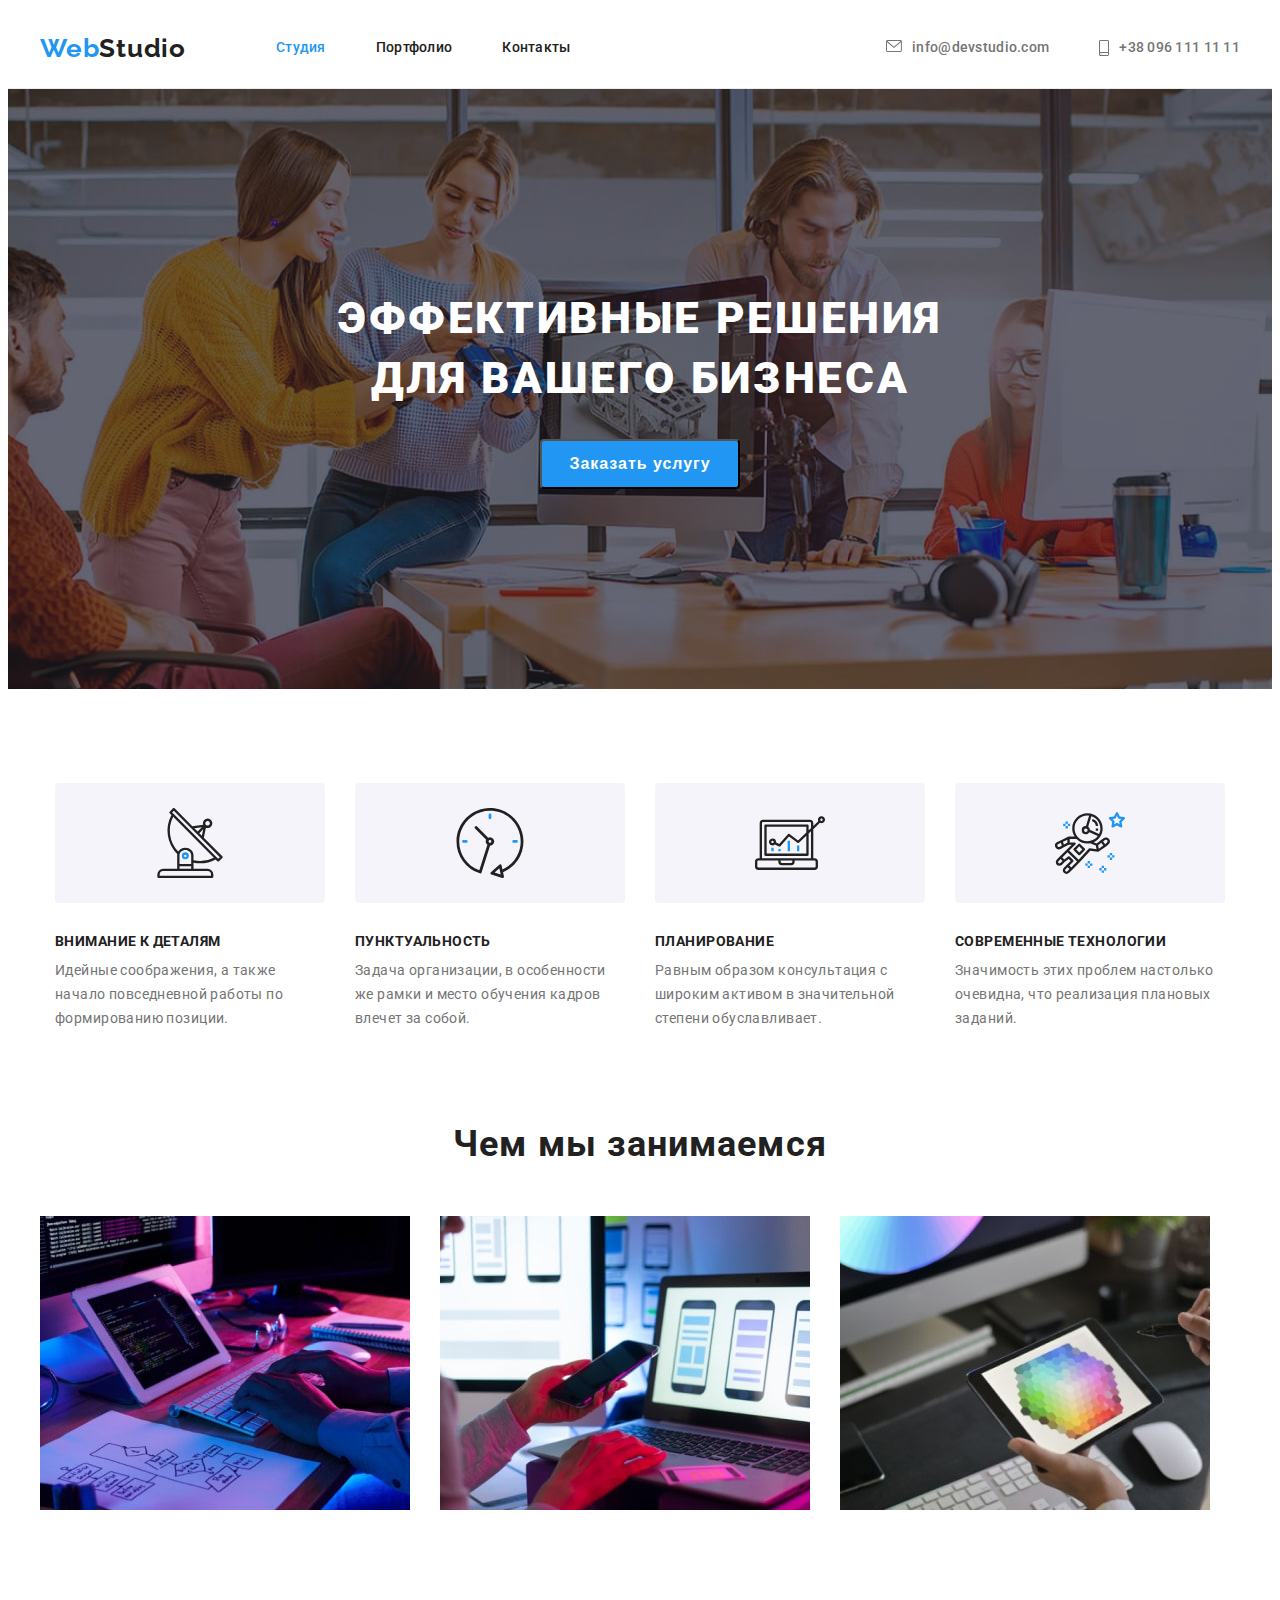
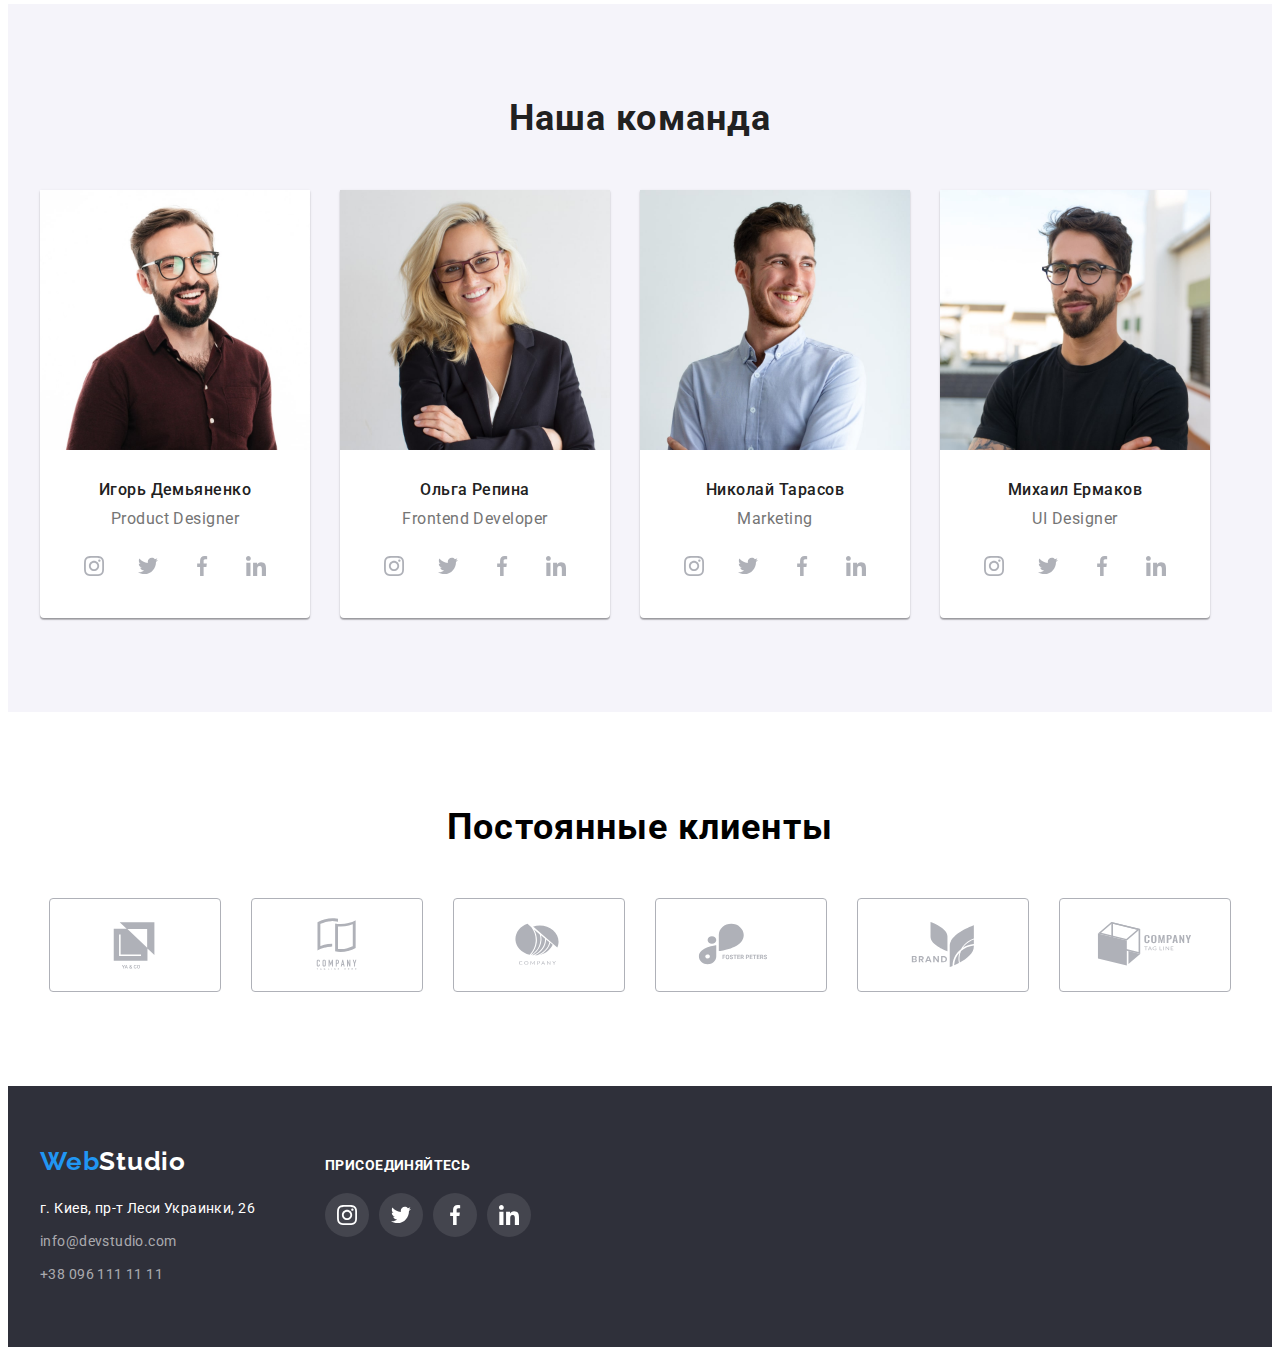
<file: index.html>
<!DOCTYPE html>
<html lang="ru">

<head>
    <meta charset="UTF-8">
    <meta http-equiv="X-UA-Compatible" content="IE=edge">
    <meta name="viewport" content="width=device-width, initial-scale=1.0">
    <title>Document</title>
    <link rel="preconnect" href="https://fonts.googleapis.com">
    <link rel="preconnect" href="https://fonts.gstatic.com" crossorigin>
    <link href="https://fonts.googleapis.com/css2?family=Raleway:wght@700&family=Roboto:wght@400;500;700;900&display=swap"
        rel="stylesheet">
    <link rel="stylesheet" href="https://cdnjs.cloudflare.com/ajax/libs/modern-normalize/1.1.0/modern-normalize.min.css"
        integrity="sha512-wpPYUAdjBVSE4KJnH1VR1HeZfpl1ub8YT/NKx4PuQ5NmX2tKuGu6U/JRp5y+Y8XG2tV+wKQpNHVUX03MfMFn9Q=="
        crossorigin="anonymous" referrerpolicy="no-referrer" />
    <link rel="stylesheet" href="./css/style.css">
</head>

<body>
    <!--Верхняя линия-->
    <header class="header">
        <div class="container">
            <nav class="header-nav">
                <a href="./index.html" class="header-logo link" lang="en"><span class="header-logo-fp">Web</span>Studio</a>
                <ul class="header-list list">
                    <li class="header-item">
                        <a class="header-link link current" href="./index.html">Студия</a></li>
                    <li class="header-item">
                        <a class="header-link link" href="./portfolio.html">Портфолио</a></li>
                    <li class="header-item">
                        <a class="header-link link" href="">Контакты</a></li>
                </ul>
            </nav>

            <ul class="contacts-list list">                        
                <li class="contacts-item">                   
                    <a href="mailto:info@devstudio.com" class="header-mail link">
                        <svg class="icon icon-envelope" width="16" height="12">
                            <use href="./imagis/sprite.svg#icon-envelope"></use>
                        </svg>
                    info@devstudio.com</a>
                </li>

                <li class="contacts-item">
                    <a href="tel:+380961111111" class="header-tel link">
                        <svg class="icon icon-smartphone" width="10" height="16">
                            <use href="./imagis/sprite.svg#icon-smartphone"></use>
                        </svg>
                    +38 096 111 11 11</a>
                </li>
            </ul>
        </div>
    </header>

    <main class="main">
        <!--Шапка-->
        <section class="hero">
            <div class="container">
                <h1 class="hero-titel">Эффективные решения для вашего бизнеса</h1>
                <button class="hero-button" name="button">Заказать услугу</button>
            </div>
        </section>

        <!--Особенности-->
        <section class="peculiarities section">
            <div class="container">
                <h2 hidden>Особенности студии</h2>
                <ul class="peculiarities-list list">
                    <li class="peculiarities-item">
                        <div class="peculiarities-link">
                            <svg class="icon icon-antenna" width="70" height="70">
                                <use herf="./imagis/sprite.svg#icon-antenna"></use>
                            </svg>
                        </div>
                        <h3 class="peculiarities-titel">Внимание к деталям</h3>
                        <p class="peculiarities-text">Идейные соображения, а также начало повседневной работы по формированию позиции.</p>
                    </li>

                    <li class="peculiarities-item">
                        <div class="peculiarities-link">
                            <svg class="icon icon-clock" width="70" height="70">
                                <use herf="./imagis/sprite.svg#icon-clock"></use>
                            </svg>
                        </div>
                        <h3 class="peculiarities-titel">Пунктуальность</h3>
                        <p class="peculiarities-text">Задача организации, в особенности же рамки и место обучения кадров влечет за собой.</p>
                    </li>

                    <li class="peculiarities-item">
                        <div class="peculiarities-link">
                            <svg class="icon icon-diagram" width="70" height="70">
                                <use herf="./imagis/sprite.svg#icon-diagram"></use>
                            </svg>
                        </div>
                        <h3 class="peculiarities-titel">Планирование</h3>
                        <p class="peculiarities-text">Равным образом консультация с широким активом в значительной степени обуславливает.</p>
                    </li>

                    <li class="peculiarities-item">
                        <div class="peculiarities-link">
                            <svg class="icon icon-astronaut" width="70" height="70">
                                <use herf="./imagis/sprite.svg#icon-astronaut"></use>
                            </svg>
                        </div>
                        <h3 class="peculiarities-titel">Современные технологии</h3>
                        <p class="peculiarities-text">Значимость этих проблем настолько очевидна, что реализация плановых заданий.</p>
                    </li>
                </ul>
            </div>
        </section>

        <section class="works">
            <div class="container">
                <h2 class="works-titel">Чем мы занимаемся</h2>
                <ul class="works-list list">
                    <li class="works-img">
                        <img src="./imagis/works/works1.jpg" alt="Консоль" width="370" height="294">
                    </li>

                    <li class="works-img">
                        <img src="./imagis/works/works2.jpg" alt="Мобильный телефон" width="370" height="294">
                    </li>

                    <li class="works-img">
                        <img src="./imagis/works/works3.jpg" alt="Планшет" width="370" height="294">
                    </li>
                </ul>
            </div>
        </section>

        <!--Наша команда-->
        <section class="team section">
            <div class="container">
                <h2 class="team-titel">Наша команда</h2>
                <ul class="team-list list">
                    <li class="team-item">
                        <img class="team-img" src="./imagis/team/foto_Igor.jpg" alt="Игорь Демьяненко" width="270" height="260">
                        <div class="team-box">
                            <h3 class="team-member-titel">Игорь Демьяненко</h3>
                            <p class="team-member-text" lang="en">Product Designer</p>
                            <ul class="team-icon list">
                                <li class="icon-list">
                                    <a href="https://www.instagram.com" class="socials-link" target="_blank" rel="noopener noneferrer">
                                        <svg class="icon-instagram" width="20" height="20">
                                            <use href="./imagis/sprite.svg#icon-instagram"></use>
                                        </svg>
                                    </a>
                                </li>
                                <li class="icon-list" class="socials-link">
                                    <a href="https://twitter.com" class="socials-link" target="_blank" rel="noopener noneferrer">
                                        <svg class="icon-twitter" width="20" height="20">
                                            <use href="./imagis/sprite.svg#icon-twitter"></use>
                                        </svg>
                                    </a>
                                </li>
                                <li class="icon-list">
                                    <a href="https://www.facebook.com" class="socials-link" target="_blank" rel="noopener noneferrer">
                                        <svg class="icon-facebook" width="20" height="20">
                                            <use href="./imagis/sprite.svg#icon-facebook"></use>
                                        </svg>
                                    </a>
                                </li>
                                <li class="icon-list">
                                    <a href="https://www.linkedin.com" class="socials-link" target="_blank" rel="noopener noneferrer">
                                        <svg class="icon-linkedin" width="20" height="20">
                                            <use href="./imagis/sprite.svg#icon-linkedin"></use>
                                        </svg>
                                    </a>
                                </li>
                            </ul>
                        </div>
                        
                    </li>

                    <li class="team-item">
                        <img class="team-img" src="./imagis/team/foto_Olga.jpg" alt="Ольга Репина" width="270" height="260">
                        <div class="team-box">
                            <h3 class="team-member-titel">Ольга Репина</h3>
                            <p class="team-member-text" lang="en">Frontend Developer</p>
                            <ul class="team-icon list">
                                <li class="icon-list">
                                    <a href="https://www.instagram.com" class="socials-link" target="_blank" rel="noopener noneferrer">
                                        <svg class="icon-instagram" width="20" height="20">
                                            <use href="./imagis/sprite.svg#icon-instagram"></use>
                                        </svg>
                                    </a>
                                </li>
                                <li class="icon-list">
                                    <a href="https://twitter.com" class="socials-link" target="_blank" rel="noopener noneferrer">
                                        <svg class="icon-twitter" width="20" height="20">
                                            <use href="./imagis/sprite.svg#icon-twitter"></use>
                                        </svg>
                                    </a>
                                </li>
                                <li class="icon-list">
                                    <a href="https://www.facebook.com" class="socials-link" target="_blank" rel="noopener noneferrer">
                                        <svg class="icon-facebook" width="20" height="20">
                                            <use href="./imagis/sprite.svg#icon-facebook"></use>
                                        </svg>
                                    </a>
                                </li>
                                <li class="icon-list">
                                    <a href="https://www.linkedin.com" class="socials-link" target="_blank" rel="noopener noneferrer">
                                        <svg class="icon-linkedin" width="20" height="20">
                                            <use href="./imagis/sprite.svg#icon-linkedin"></use>
                                        </svg>
                                    </a>
                                </li>
                            </ul>
                        </div>
                        
                    </li>

                    <li class="team-item">
                        <img class="team-img" src="./imagis/team/foto_Nikolayi.jpg" alt="Николай Тарасов" width="270" height="260">
                        <div class="team-box">
                            <h3 class="team-member-titel">Николай Тарасов</h3>
                            <p class="team-member-text" lang="en">Marketing</p>
                            <ul class="team-icon list">
                                <li class="icon-list">
                                    <a href="https://www.instagram.com" class="socials-link" target="_blank" rel="noopener noneferrer">
                                        <svg class="icon-instagram" width="20" height="20">
                                            <use href="./imagis/sprite.svg#icon-instagram"></use>
                                        </svg>
                                    </a>
                                </li>
                                <li class="icon-list">
                                    <a href="https://twitter.com" class="socials-link" target="_blank" rel="noopener noneferrer">
                                        <svg class="icon-twitter" width="20" height="20">
                                            <use href="./imagis/sprite.svg#icon-twitter"></use>
                                        </svg>
                                    </a>
                                </li>
                                <li class="icon-list">
                                    <a href="https://www.facebook.com" class="socials-link" target="_blank" rel="noopener noneferrer">
                                        <svg class="icon-facebook" width="20" height="20">
                                            <use href="./imagis/sprite.svg#icon-facebook"></use>
                                        </svg>
                                    </a>
                                </li>
                                <li class="icon-list">
                                    <a href="https://www.linkedin.com" class="socials-link" target="_blank" rel="noopener noneferrer">
                                        <svg class="icon-linkedin" width="20" height="20">
                                            <use href="./imagis/sprite.svg#icon-linkedin"></use>
                                        </svg>
                                    </a>
                                </li>
                            </ul>
                        </div>
                        
                    </li>

                    <li class="team-item">
                        <img class="team-img" src="./imagis/team/foto_Mihail.jpg" alt="Михаил Ермаков" width="270" height="260">
                        <div class="team-box">
                            <h3 class="team-member-titel">Михаил Ермаков</h3>
                            <p class="team-member-text" lang="en">UI Designer</p>
                            <ul class="team-icon list">
                                <li class="icon-list">
                                    <a href="https://www.instagram.com" class="socials-link" target="_blank" rel="noopener noneferrer">
                                        <svg class="icon-instagram" width="20" height="20">
                                            <use href="./imagis/sprite.svg#icon-instagram"></use>
                                        </svg>
                                    </a>
                                </li>
                                <li class="icon-list">
                                    <a href="https://twitter.com" class="socials-link" target="_blank" rel="noopener noneferrer">
                                        <svg class="icon-twitter" width="20" height="20">
                                            <use href="./imagis/sprite.svg#icon-twitter"></use>
                                        </svg>
                                    </a>
                                </li>
                                <li class="icon-list">
                                    <a href="https://www.facebook.com" class="socials-link" target="_blank" rel="noopener noneferrer">
                                        <svg class="icon-facebook" width="20" height="20">
                                            <use href="./imagis/sprite.svg#icon-facebook"></use>
                                        </svg>
                                    </a>
                                </li>
                                <li class="icon-list">
                                    <a href="https://www.linkedin.com" class="socials-link" target="_blank" rel="noopener noneferrer">
                                        <svg class="icon-linkedin" width="20" height="20">
                                            <use href="./imagis/sprite.svg#icon-linkedin"></use>
                                        </svg>
                                    </a>
                                </li>
                            </ul>
                        </div>
                    </li>
                </ul>
            </div>
        </section>

        <!--Постоянные клиенты-->
        <section class="partners section">
            <div class="container">
                <h2 class="partners-titel">Постоянные клиенты</h2>
                <ul class="partners-list list">
                    <li class="partners-item">
                        <a href="" class="partners-link">                        
                            <svg class="partners-icon" width="106" height="60">
                                <use href="./imagis/sprite.svg#icon-yaco"></use>
                            </svg>                        
                        </a>
                    </li>

                    <li class="partners-item">
                        <a href="" class="partners-link">
                            <svg class="partners-icon" width="106" height="60">
                                <use href="./imagis/sprite.svg#icon-tagline"></use>
                            </svg>
                        </a>
                    </li>

                    <li class="partners-item">
                        <a href="" class="partners-link">
                            <svg class="partners-icon" width="106" height="60">
                                <use href="./imagis/sprite.svg#icon-company"></use>
                            </svg>
                        </a>
                    </li>

                    <li class="partners-item">
                        <a href="" class="partners-link">
                            <svg class="partners-icon" width="106" height="60">
                                <use href="./imagis/sprite.svg#icon-foster"></use>
                            </svg>
                        </a>
                    </li>

                    <li class="partners-item">
                        <a href="" class="partners-link">
                            <svg class="partners-icon" width="106" height="60">
                                <use href="./imagis/sprite.svg#icon-brand"></use>
                            </svg>
                        </a>
                    </li>

                    <li class="partners-item">
                        <a href="" class="partners-link">
                            <svg class="partners-icon" width="106" height="60">
                                <use href="./imagis/sprite.svg#icon-ctl"></use>
                            </svg>
                        </a>
                    </li>
                </ul>
            </div>

        </section>
    </main>

    <!--Подвал-->
    <footer class="footer">
        <div class="container footer-container">                        
                <div class="footer-contacts">
                    <div class="footer-logo-box">
                        <a class="footer-logo link header-logo-fp" href="./index.html" lang="en">Web<span class="footer-logo-sp">Studio</span></a>
                    </div>
                    <ul class="footer-list list">
                        <li class="footer-item"><a href="https://goo.gl/maps/JxcEm6r7qAbZ7r7h9" class="footer-address link" target="_blank" rel="noopener noreferrer">г. Киев, пр-т Леси Украинки, 26</a></li>
                        <li class="footer-item"><a href="mailto:info@devstudio.com" class="footer-mail link">info@devstudio.com</a></li>
                        <li class="footer-item"><a href="tel:+380961111111" class="footer-tel link">+38 096 111 11 11</a></li>
                    </ul>
                </div>

    <!--Footer socials-->            
                <div class="socials-footer-box">
                    <h2 class="socials-titel">присоединяйтесь</h2>
                    <ul class="socials-icon list">
                        <li class="socials-item">
                            <a href="https://www.instagram.com" class="socials-footer" target="_blank" rel="noopener noneferrer">
                                <svg class="icon-instagram" width="20" height="20">
                                    <use href="./imagis/sprite.svg#icon-instagram"></use>
                                </svg>
                            </a>
                        </li>
                        <li class="socials-item">
                            <a href="https://twitter.com" class="socials-footer" target="_blank" rel="noopener noneferrer">
                                <svg class="icon-twitter" width="20" height="20">
                                    <use href="./imagis/sprite.svg#icon-twitter"></use>
                                </svg>
                            </a>
                        </li>
                        <li class="socials-item">
                            <a href="https://www.facebook.com" class="socials-footer" target="_blank" rel="noopener noreferrer">
                                <svg class="icon-facebook" width="20" height="20">
                                    <use href="./imagis/sprite.svg#icon-facebook"></use>
                                </svg>
                            </a>
                        </li>
                        <li class="socials-item">
                            <a href="https://www.linkedin.com" class="socials-footer" target="_blank" rel="noopener noneferrer">
                                <svg class="icon-linkedin" width="20" height="20">
                                    <use href="./imagis/sprite.svg#icon-linkedin"></use>
                                </svg>
                            </a>
                        </li>
                    </ul>
                </div>
            </address>
        </div>
    </footer>
</body>

</html>
</file>
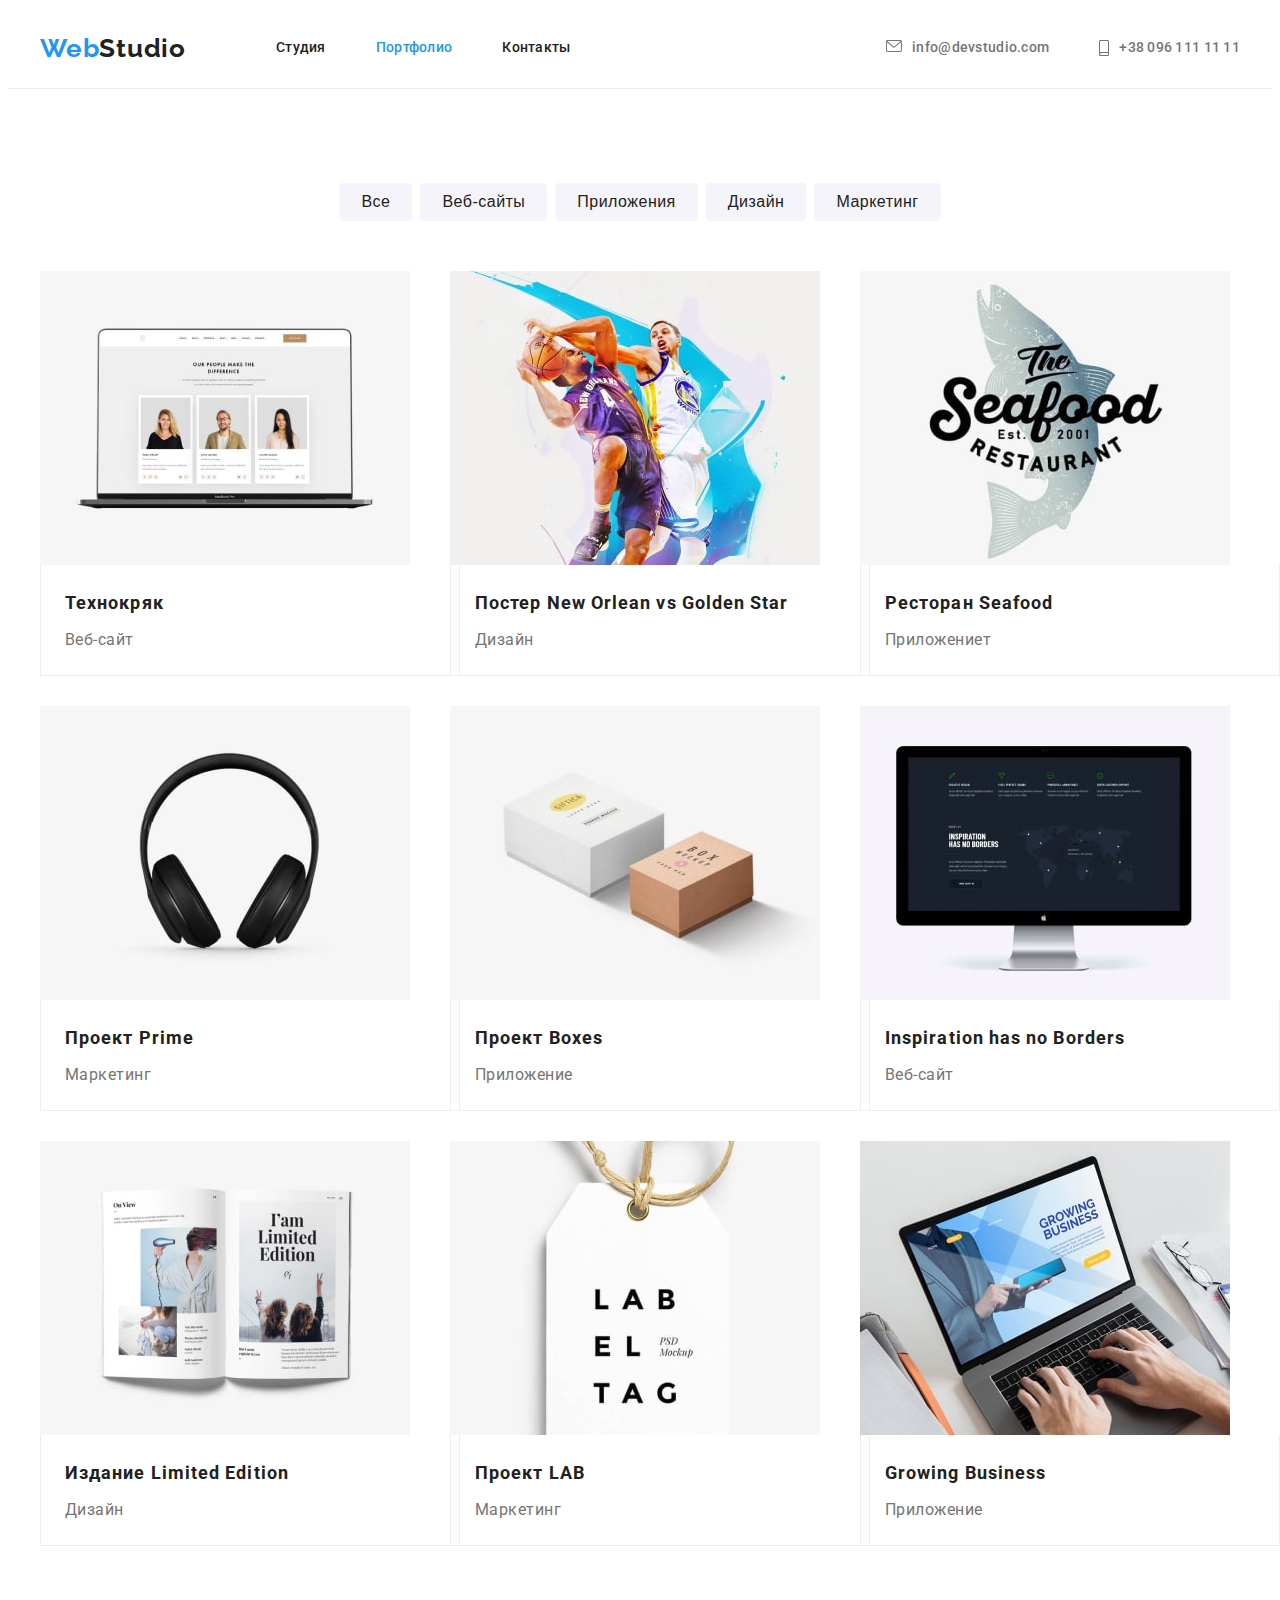
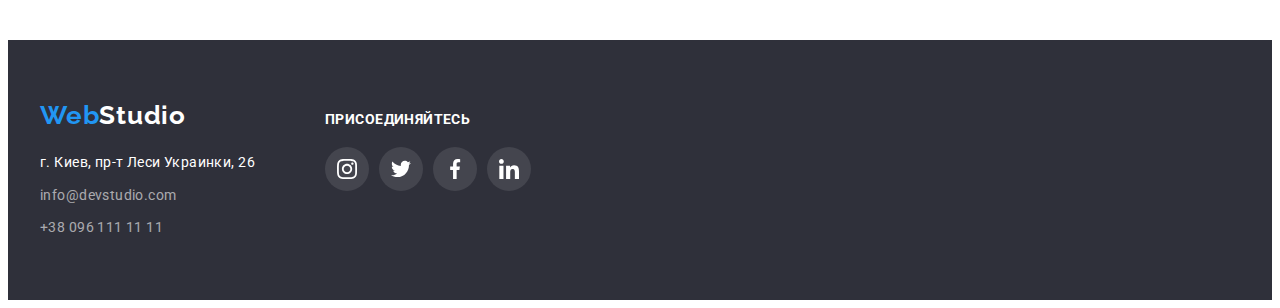
<file: portfolio.html>
<!DOCTYPE html>
<html lang="ru">

<head>
    <meta charset="UTF-8">
    <meta http-equiv="X-UA-Compatible" content="IE=edge">
    <meta name="viewport" content="width=device-width, initial-scale=1.0">
    <title>Document</title>
    <link rel="preconnect" href="https://fonts.googleapis.com">
    <link rel="preconnect" href="https://fonts.gstatic.com" crossorigin>
    <link href="https://fonts.googleapis.com/css2?family=Raleway:wght@700&family=Roboto:wght@400;500;700;900&display=swap"
        rel="stylesheet">
    <link rel="stylesheet" href="https://cdnjs.cloudflare.com/ajax/libs/modern-normalize/1.1.0/modern-normalize.min.css"
        integrity="sha512-wpPYUAdjBVSE4KJnH1VR1HeZfpl1ub8YT/NKx4PuQ5NmX2tKuGu6U/JRp5y+Y8XG2tV+wKQpNHVUX03MfMFn9Q=="
        crossorigin="anonymous" referrerpolicy="no-referrer" />
    <link rel="stylesheet" href="./css/style.css">
</head>

<body>
    <!--Верхняя линия-->
    <header class="header">
        <div class="container">
            <nav class="header-nav">
                <a href="./index.html" class="header-logo link" lang="en"><span class="header-logo-fp">Web</span>Studio</a>
                <ul class="header-list list">
                    <li class="header-item">
                        <a class="header-link link" href="./index.html">Студия</a></li>
                    <li class="header-item">
                        <a class="header-link link current" href="./portfolio.html">Портфолио</a></li>
                    <li class="header-item">
                        <a class="header-link link" href="">Контакты</a></li>
                </ul>
            </nav>
        
            <ul class="contacts-list list">
                <li class="contacts-item">
                    <a href="mailto:info@devstudio.com" class="header-mail link">
                        <svg class="icon icon-envelope" weight="16" height="12">
                            <use href="./imagis/sprite.svg#icon-envelope"></use>
                        </svg>
                        info@devstudio.com</a>
                </li>

                <li class="contacts-item">
                    <a href="tel:+380961111111" class="header-tel link">
                        <svg class="icon icon-smartphone" weight="10" height="16">
                            <use href="./imagis/sprite.svg#icon-smartphone"></use>
                        </svg>
                    +38 096 111 11 11</a>
                </li>
            </ul>
        </div>
    </header>

    <!--Портфолио-->
    <main class="main">
        <section class="portfolio section">
            <div class="container">
                <h1 hidden>Портфолио</h1>
                <ul class="portfolio-list list">
                    <li class="portfolio-item"><button class="portfolio-button" name="button">Все</button></li>
                    <li class="portfolio-item"><button class="portfolio-button" name="button">Веб-сайты</button></li>
                    <li class="portfolio-item"><button class="portfolio-button" name="button">Приложения</button></li>
                    <li class="portfolio-item"><button class="portfolio-button" name="button">Дизайн</button></li>
                    <li class="portfolio-item"><button class="portfolio-button" name="button">Маркетинг</button></li>
                </ul>

                <h2 hidden>Роботы</h2>
                <ul class="produkt-list list">
                    <li class="produkt-item">
                        <a class="produkt-link link" href="">
                            <img class="produkt-img" src="./imagis/portfolio/portfolio1.jpg" alt="Открытый ноутбук" width="370" height="294">
                            <div class="produkt-text-box">
                                <h3 class="produkt-titel">Технокряк</h3>
                                <p class="produkt-text">Веб-сайт</p>
                            </div>
                        </a>
                    </li>

                    <li class="produkt-item">
                        <a class="produkt-link link" href="">
                            <img class="produkt-img" src="./imagis/portfolio/portfolio2.jpg" alt="Баскетболисты" width="370" height="294">
                            <div class="produkt-text-box">
                                <h3 class="produkt-titel">Постер <span lang="en">New Orlean vs Golden Star</span></h3>
                                <p class="produkt-text">Дизайн</p>
                            </div>
                        </a>
                    </li>

                    <li class="produkt-item">
                        <a class="produkt-link link" href="">
                            <img class="produkt-img" src="./imagis/portfolio/portfolio3.jpg" alt="Рыбный ресторан" width="370" height="294">
                            <div class="produkt-text-box">
                                <h3 class="produkt-titel">Ресторан <span lang="en">Seafood</span></h3>
                                <p class="produkt-text">Приложениет</p>
                            </div>
                        </a>
                    </li>

                    <li class="produkt-item">
                        <a class="produkt-link link" href="">
                            <img class="produkt-img" src="./imagis/portfolio/portfolio4.jpg" alt="Наушники" width="370" height="294">
                            <div class="produkt-text-box">
                                <h3 class="produkt-titel">Проект <span lang="en">Prime</span></h3>
                                <p class="produkt-text">Маркетинг</p>
                            </div>
                        </a>
                    </li>

                    <li class="produkt-item">
                        <a class="produkt-link link" href="">
                            <img class="produkt-img" src="./imagis/portfolio/portfolio5.jpg" alt="Коробки" width="370" height="294">
                            <div class="produkt-text-box">
                                <h3 class="produkt-titel">Проект <span lang="en">Boxes</span></h3>
                                <p class="produkt-text">Приложение</p>
                            </div>
                        </a>
                    </li>

                    <li class="produkt-item">
                        <a class="produkt-link link" href="">
                            <img class="produkt-img" src="./imagis/portfolio/portfolio6.jpg" alt="Монитор" width="370" height="294">
                            <div class="produkt-text-box">
                                <h3 class="produkt-titel" lang="en">Inspiration has no Borders</h3>
                                <p class="produkt-text">Веб-сайт</p>
                            </div>
                        </a>
                    </li>

                    <li class="produkt-item">
                        <a class="produkt-link link" href="">
                            <img class="produkt-img" src="./imagis/portfolio/portfolio7.jpg" alt="Брошура" width="370" height="294">
                            <div class="produkt-text-box">
                                <h3 class="produkt-titel">Издание <span lang="en">Limited Edition</span></h3>
                                <p class="produkt-text">Дизайн</p>
                            </div>
                        </a>
                    </li>

                    <li class="produkt-item">
                        <a class="produkt-link link" href="">
                            <img class="produkt-img" src="./imagis/portfolio/portfolio8.jpg" alt="Бирка" width="370" height="294">
                            <div class="produkt-text-box">
                                <h3 class="produkt-titel">Проект <span lang="en">LAB</span></h3>
                                <p class="produkt-text">Маркетинг</p>
                            </div>
                        </a>
                    </li>

                    <li class="produkt-item">
                        <a class="produkt-link link" href="">
                            <img class="produkt-img" src="./imagis/portfolio/portfolio9.jpg" alt="Ноутбук" width="370" height="294">
                            <div class="produkt-text-box">
                                <h3 class="produkt-titel" lang="en">Growing Business</h3>
                                <p class="produkt-text">Приложение</p>
                            </div>
                        </a>
                    </li>
                </ul>
            </div>
        </section>
    </main>

    <!--Подвал-->
    <footer class="footer">
        <div class="container footer-container">
            <div class="footer-contacts">
                <div class="footer-logo-box">
                    <a class="footer-logo link header-logo-fp" href="./index.html" lang="en">Web<span
                            class="footer-logo-sp">Studio</span></a>
                </div>
                <ul class="footer-list list">
                    <li class="footer-item"><a href="https://goo.gl/maps/JxcEm6r7qAbZ7r7h9" class="footer-address link"
                            target="_blank" rel="noopener noreferrer">г. Киев, пр-т Леси Украинки, 26</a></li>
                    <li class="footer-item"><a href="mailto:info@devstudio.com"
                            class="footer-mail link">info@devstudio.com</a></li>
                    <li class="footer-item"><a href="tel:+380961111111" class="footer-tel link">+38 096 111 11 11</a></li>
                </ul>
            </div>
    
            <!--Footer socials-->
            <div class="socials-footer-box">
                <h2 class="socials-titel">присоединяйтесь</h2>
                <ul class="socials-icon list">
                    <li class="socials-item">
                        <a href="instagram" class="socials-footer">
                            <svg class="icon-instagram" weight="20" height="20">
                                <use href="./imagis/sprite.svg#icon-instagram"></use>
                            </svg>
                        </a>
                    </li>
                    <li class="socials-item">
                        <a href="twitter" class="socials-footer">
                            <svg class="icon-twitter" weight="20" height="20">
                                <use href="./imagis/sprite.svg#icon-twitter"></use>
                            </svg>
                        </a>
                    </li>
                    <li class="socials-item">
                        <a href="facebook" class="socials-footer">
                            <svg class="icon-facebook" weight="20" height="20">
                                <use href="./imagis/sprite.svg#icon-facebook"></use>
                            </svg>
                        </a>
                    </li>
                    <li class="socials-item">
                        <a href="linkedin" class="socials-footer">
                            <svg class="icon-linkedin" weight="20" height="20">
                                <use href="./imagis/sprite.svg#icon-linkedin"></use>
                            </svg>
                        </a>
                    </li>
                </ul>
            </div>
            </address>
        </div>
    </footer
</body>
</file>
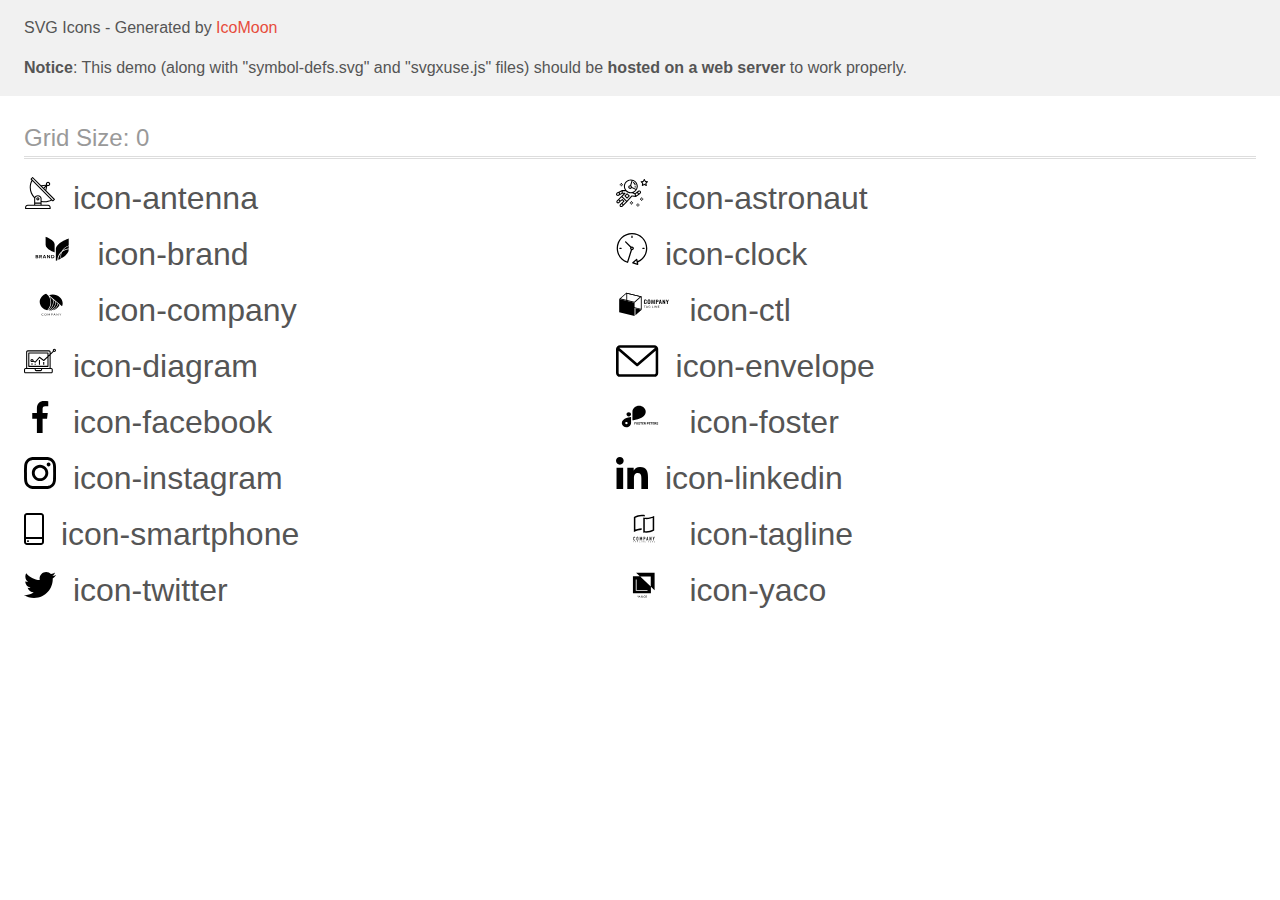
<file: imagis/svg/icomoon/demo-external-svg.html>
<!doctype html>
<html>
<head>
    <title>IcoMoon - SVG Icons</title>
    <meta charset="utf-8">
    <meta name="viewport" content="width=device-width, initial-scale=1">
    <link rel="stylesheet" href="demo-files/demo.css">
    <link rel="stylesheet" href="style.css">
</head>
<body>
<header class="bgc1 clearfix">
<div class="mhl">
    <p>SVG Icons - Generated by <a href="https://icomoon.io/app">IcoMoon</a></p><p><strong>Notice</strong>: This demo (along with "symbol-defs.svg" and "svgxuse.js" files) should be <b>hosted on a web server</b> to work properly.</p>
</div>
</header>
    <div class="clearfix mhl ptl">
        <h1 class="mvm mtn fgc1">Grid Size: 0</h1>
        <div class="glyph fs1">
            <div class="clearfix pbs">
                <svg class="icon icon-antenna"><use xlink:href="symbol-defs.svg#icon-antenna"></use></svg><span class="name"> icon-antenna</span>
            </div>
        </div>
        <div class="glyph fs1">
            <div class="clearfix pbs">
                <svg class="icon icon-astronaut"><use xlink:href="symbol-defs.svg#icon-astronaut"></use></svg><span class="name"> icon-astronaut</span>
            </div>
        </div>
        <div class="glyph fs1">
            <div class="clearfix pbs">
                <svg class="icon icon-brand"><use xlink:href="symbol-defs.svg#icon-brand"></use></svg><span class="name"> icon-brand</span>
            </div>
        </div>
        <div class="glyph fs1">
            <div class="clearfix pbs">
                <svg class="icon icon-clock"><use xlink:href="symbol-defs.svg#icon-clock"></use></svg><span class="name"> icon-clock</span>
            </div>
        </div>
        <div class="glyph fs1">
            <div class="clearfix pbs">
                <svg class="icon icon-company"><use xlink:href="symbol-defs.svg#icon-company"></use></svg><span class="name"> icon-company</span>
            </div>
        </div>
        <div class="glyph fs1">
            <div class="clearfix pbs">
                <svg class="icon icon-ctl"><use xlink:href="symbol-defs.svg#icon-ctl"></use></svg><span class="name"> icon-ctl</span>
            </div>
        </div>
        <div class="glyph fs1">
            <div class="clearfix pbs">
                <svg class="icon icon-diagram"><use xlink:href="symbol-defs.svg#icon-diagram"></use></svg><span class="name"> icon-diagram</span>
            </div>
        </div>
        <div class="glyph fs1">
            <div class="clearfix pbs">
                <svg class="icon icon-envelope"><use xlink:href="symbol-defs.svg#icon-envelope"></use></svg><span class="name"> icon-envelope</span>
            </div>
        </div>
        <div class="glyph fs1">
            <div class="clearfix pbs">
                <svg class="icon icon-facebook"><use xlink:href="symbol-defs.svg#icon-facebook"></use></svg><span class="name"> icon-facebook</span>
            </div>
        </div>
        <div class="glyph fs1">
            <div class="clearfix pbs">
                <svg class="icon icon-foster"><use xlink:href="symbol-defs.svg#icon-foster"></use></svg><span class="name"> icon-foster</span>
            </div>
        </div>
        <div class="glyph fs1">
            <div class="clearfix pbs">
                <svg class="icon icon-instagram"><use xlink:href="symbol-defs.svg#icon-instagram"></use></svg><span class="name"> icon-instagram</span>
            </div>
        </div>
        <div class="glyph fs1">
            <div class="clearfix pbs">
                <svg class="icon icon-linkedin"><use xlink:href="symbol-defs.svg#icon-linkedin"></use></svg><span class="name"> icon-linkedin</span>
            </div>
        </div>
        <div class="glyph fs1">
            <div class="clearfix pbs">
                <svg class="icon icon-smartphone"><use xlink:href="symbol-defs.svg#icon-smartphone"></use></svg><span class="name"> icon-smartphone</span>
            </div>
        </div>
        <div class="glyph fs1">
            <div class="clearfix pbs">
                <svg class="icon icon-tagline"><use xlink:href="symbol-defs.svg#icon-tagline"></use></svg><span class="name"> icon-tagline</span>
            </div>
        </div>
        <div class="glyph fs1">
            <div class="clearfix pbs">
                <svg class="icon icon-twitter"><use xlink:href="symbol-defs.svg#icon-twitter"></use></svg><span class="name"> icon-twitter</span>
            </div>
        </div>
        <div class="glyph fs1">
            <div class="clearfix pbs">
                <svg class="icon icon-yaco"><use xlink:href="symbol-defs.svg#icon-yaco"></use></svg><span class="name"> icon-yaco</span>
            </div>
        </div>
  </div>
<script defer src="svgxuse.js"></script>
</body>
</html>
</file>
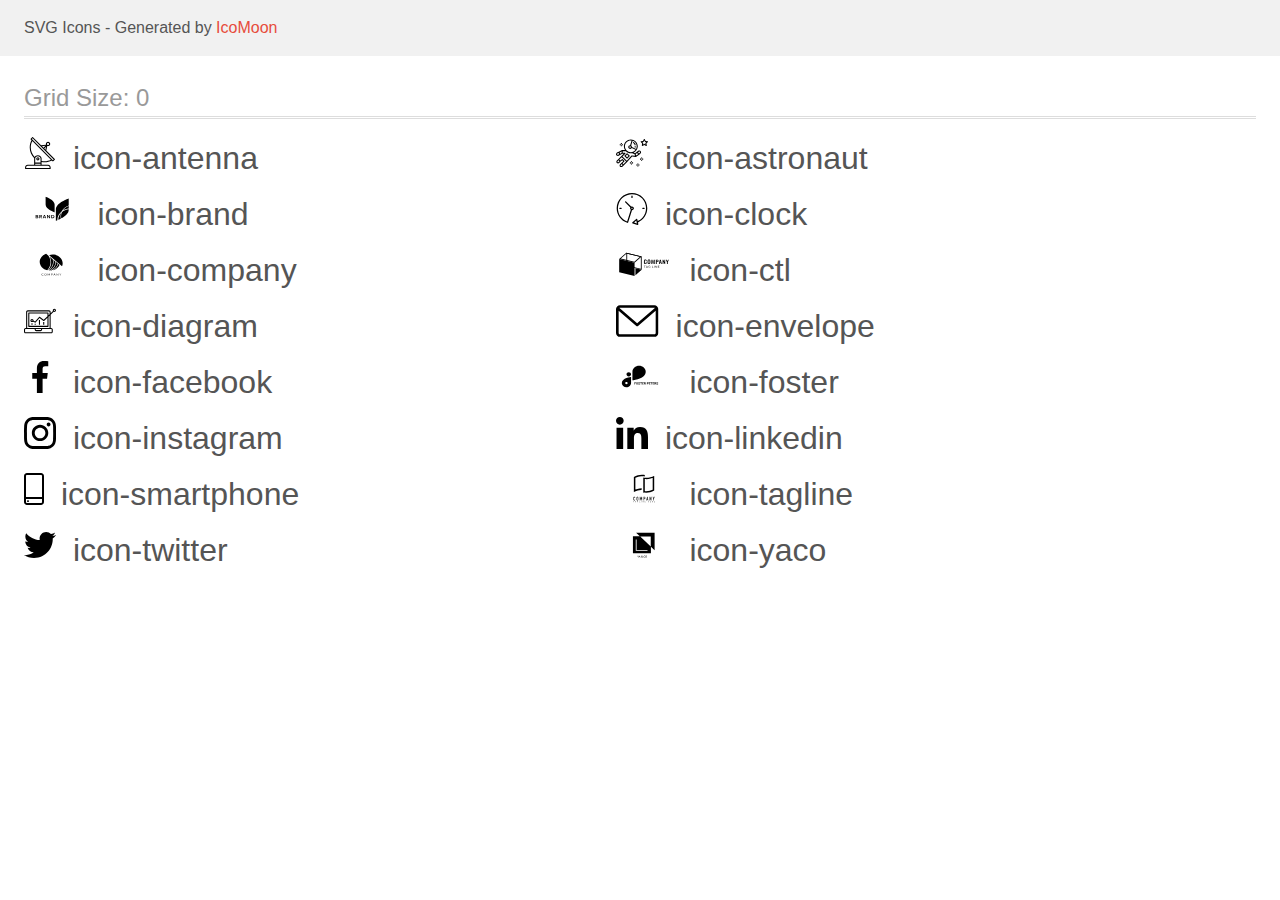
<file: imagis/svg/icomoon/demo.html>
<!doctype html>
<html>
<head>
    <title>IcoMoon - SVG Icons</title>
    <meta charset="utf-8">
    <meta name="viewport" content="width=device-width, initial-scale=1">
    <link rel="stylesheet" href="demo-files/demo.css">
    <link rel="stylesheet" href="style.css">
</head>
<body>
<svg aria-hidden="true" style="position: absolute; width: 0; height: 0; overflow: hidden;" version="1.1" xmlns="http://www.w3.org/2000/svg" xmlns:xlink="http://www.w3.org/1999/xlink">
<defs>
<symbol id="icon-antenna" viewBox="0 0 32 32">
<path d="M30.773 22.098l-8.443-8.505 0.937-4.616c0.225 0.090 0.485 0.144 0.758 0.146h0.007c0.008 0 0.017 0 0.026 0 1.192 0 2.159-0.967 2.159-2.159s-0.967-2.159-2.159-2.159c-1.192 0-2.159 0.967-2.159 2.159 0 0.259 0.046 0.508 0.13 0.739l-0.005-0.015-4.96 0.606-8.091-8.133c-0.096-0.098-0.229-0.159-0.376-0.16h-0c-0.14 0.001-0.274 0.057-0.373 0.155l-1.512 1.504c-0.096 0.097-0.156 0.23-0.156 0.377s0.060 0.281 0.156 0.377v0l0.814 0.825c-1.143 2.062-1.816 4.522-1.816 7.139 0 4.106 1.656 7.824 4.336 10.525l-0.001-0.001c0.043 0.041 0.092 0.074 0.146 0.097-0.032 0.164-0.051 0.353-0.052 0.546v6.188h-6.4c-1.472 0.001-2.666 1.194-2.667 2.666v1.067c0 0.295 0.239 0.534 0.534 0.534h24.534c0.294 0 0.533-0.239 0.533-0.534v-1.067c-0.002-1.472-1.195-2.665-2.666-2.666h-6.4v-2.742c1.003 0.21 2.024 0.317 3.049 0.32 2.58-0.003 5.005-0.663 7.117-1.822l-0.077 0.039 0.818 0.823c0.099 0.101 0.235 0.159 0.376 0.16 0.14-0.001 0.274-0.057 0.373-0.155l1.512-1.504c0.096-0.097 0.156-0.23 0.156-0.377s-0.060-0.281-0.156-0.377v0zM23.28 6.233c0.193-0.192 0.459-0.31 0.752-0.31 0.589 0 1.067 0.478 1.067 1.066s-0.477 1.066-1.067 1.066c-0 0-0 0-0 0h-0.004c-0.587-0.003-1.061-0.479-1.061-1.066 0-0.295 0.12-0.563 0.314-0.756l0-0h-0.002zM22.024 9.737l-0.598 2.946-1.175-1.183 1.774-1.763zM21.419 8.835l-1.92 1.909-1.486-1.493 3.406-0.416zM24.004 28.8c0.884 0 1.6 0.716 1.6 1.6v0 0.534h-23.466v-0.534c0-0.884 0.716-1.6 1.6-1.6v0h20.267zM16.538 26.666v1.067h-5.334v-1.067h5.334zM11.204 25.6v-4.053c0-1.294 1.196-2.346 2.667-2.346s2.667 1.053 2.667 2.346v4.053h-5.334zM17.604 23.904v-2.357c0-1.882-1.675-3.413-3.733-3.413-0.017-0-0.038-0-0.058-0-1.353 0-2.54 0.707-3.213 1.771l-0.009 0.016c-2.36-2.482-3.812-5.846-3.812-9.55 0-2.314 0.567-4.496 1.569-6.414l-0.036 0.077 18.602 18.709c-1.823 0.947-3.979 1.502-6.266 1.502-1.079 0-2.128-0.124-3.136-0.357l0.093 0.018zM28.893 23.22l-21.057-21.181 0.754-0.752 7.935 7.98c0.004 0 0.006 0.007 0.010 0.010l13.114 13.191-0.757 0.752z"></path>
<path d="M13.876 20.267h-0.005c-0.001 0-0.002 0-0.002 0-0.884 0-1.6 0.716-1.6 1.6s0.715 1.599 1.597 1.6h0.005c0.001 0 0.001 0 0.002 0 0.884 0 1.6-0.716 1.6-1.6s-0.715-1.599-1.598-1.6h-0zM14.249 22.245c-0.096 0.096-0.229 0.155-0.376 0.155-0.295 0-0.534-0.239-0.534-0.534s0.238-0.533 0.532-0.533h0c0.293 0.001 0.531 0.239 0.531 0.533 0 0.148-0.060 0.282-0.157 0.378l-0 0h0.005z"></path>
</symbol>
<symbol id="icon-astronaut" viewBox="0 0 32 32">
<path d="M31.974 4.524c-0.064-0.191-0.227-0.332-0.427-0.362l-0.003-0-1.911-0.278-0.855-1.731c-0.179-0.365-0.777-0.365-0.956 0l-0.855 1.731-1.911 0.278c-0.26 0.039-0.457 0.26-0.457 0.528 0 0.15 0.062 0.285 0.161 0.382l1.383 1.348-0.326 1.903c-0.034 0.2 0.048 0.402 0.212 0.522 0.166 0.12 0.383 0.135 0.562 0.040l1.709-0.899 1.709 0.899c0.072 0.038 0.157 0.061 0.247 0.061 0.295 0 0.534-0.239 0.534-0.534 0-0.031-0.003-0.062-0.008-0.092l0 0.003-0.326-1.903 1.383-1.348c0.099-0.097 0.161-0.233 0.161-0.382 0-0.059-0.009-0.115-0.027-0.168l0.001 0.004zM29.511 5.851c-0.126 0.122-0.183 0.299-0.153 0.472l0.191 1.114-1-0.526c-0.072-0.039-0.158-0.062-0.249-0.062s-0.177 0.023-0.252 0.063l0.003-0.001-1 0.526 0.191-1.114c0.005-0.027 0.008-0.059 0.008-0.091 0-0.149-0.061-0.285-0.16-0.381l-0-0-0.811-0.79 1.119-0.162c0.174-0.025 0.324-0.134 0.402-0.292l0.5-1.013 0.5 1.013c0.078 0.158 0.228 0.267 0.402 0.292l1.119 0.162-0.809 0.79zM26.134 20.522h-1.067v1.067h1.067v-1.067zM26.134 22.656h-1.067v1.066h1.067v-1.066zM27.2 21.589h-1.067v1.067h1.067v-1.067zM25.067 21.589h-1.067v1.067h1.067v-1.067zM22.4 26.389h-1.067v1.067h1.067v-1.067zM22.4 28.523h-1.067v1.067h1.067v-1.067zM23.467 27.456h-1.067v1.067h1.067v-1.067zM21.334 27.456h-1.067v1.067h1.067v-1.067zM16 24.256h-1.066v1.067h1.066v-1.067zM16 26.389h-1.066v1.067h1.066v-1.067zM17.067 25.322h-1.067v1.067h1.067v-1.067zM14.934 25.322h-1.067v1.067h1.067v-1.067zM5.867 6.122h-1.066v1.066h1.066v-1.066zM5.867 8.256h-1.066v1.066h1.066v-1.066zM6.933 7.189h-1.067v1.067h1.066v-1.067zM4.8 7.189h-1.067v1.067h1.067v-1.067z"></path>
<path d="M24.715 14.16c-0.28-0.376-0.698-0.636-1.179-0.703l-0.009-0.001c-0.076-0.012-0.164-0.018-0.254-0.018-0.411 0-0.789 0.139-1.090 0.373l0.004-0.003-1.253 0.96-1.898 1.417-1.358-0.541c2.421-1.086 4.113-3.508 4.113-6.32 0-3.823-3.122-6.934-6.961-6.934s-6.961 3.11-6.961 6.934c0 1.386 0.415 2.674 1.12 3.759l-2.768-0.024c-0.009 0-0.016 0.005-0.023 0.005-0.057 0.003-0.11 0.014-0.159 0.033l0.004-0.001c-0.013 0.005-0.026 0.007-0.038 0.013-0.006 0.003-0.013 0.003-0.019 0.006l-3.233 1.596c-0 0-0.001 0-0.001 0.001l-1.893 0.91c-0.024 0.011-0.045 0.023-0.065 0.036l0.001-0.001c-0.482 0.324-0.795 0.867-0.795 1.483 0 0.297 0.073 0.577 0.201 0.823l-0.005-0.010c0.22 0.424 0.592 0.742 1.043 0.885l0.013 0.003c0.161 0.053 0.345 0.083 0.537 0.083 0.308 0 0.598-0.078 0.851-0.216l-0.009 0.005 1.388-0.738 2.264-1.169 1.357-0.008-5.442 5.415c0 0.001-0.001 0.001-0.001 0.001l-1.339 1.333c-0.303 0.299-0.491 0.714-0.491 1.173 0 0.002 0 0.003 0 0.005v-0c0.002 0.919 0.748 1.664 1.667 1.664 0.001 0 0.002 0 0.002 0h-0c0.428 0 0.854-0.162 1.18-0.485l1.314-1.309 1.741-1.3 0.901 0.897-3.102 3.088c-0.303 0.299-0.491 0.714-0.491 1.173 0 0.001 0 0.003 0 0.004v-0c0 0.445 0.174 0.864 0.49 1.179 0.302 0.3 0.717 0.485 1.176 0.485 0.001 0 0.002 0 0.003 0h-0c0.427 0 0.855-0.162 1.18-0.485l4.488-4.472c0.007-0.006 0.016-0.009 0.022-0.016l5.166-5.658 3.471 0.494c0.025 0.004 0.050 0.006 0.075 0.006 0.064 0 0.127-0.016 0.187-0.038 0.017-0.006 0.032-0.015 0.049-0.023 0.019-0.010 0.039-0.015 0.058-0.027l3.213-2.133c0.012-0.008 0.018-0.021 0.029-0.030 0.013-0.010 0.029-0.014 0.041-0.026l1.271-1.191c0.348-0.326 0.564-0.787 0.564-1.3 0-0.4-0.132-0.769-0.355-1.066l0.003 0.005zM2.13 17.77c-0.098 0.054-0.215 0.086-0.34 0.086-0.078 0-0.153-0.013-0.224-0.036l0.005 0.001c-0.294-0.093-0.504-0.364-0.504-0.683 0-0.235 0.114-0.444 0.289-0.575l0.002-0.001 1.314-0.632 0.316 0.924 0.133 0.389-0.992 0.527zM5.627 15.942l-1.548 0.8-0.255-0.746-0.184-0.537 2.027-1.001-0.040 1.484zM20.727 9.322c0 0.918-0.219 1.785-0.599 2.56l-4.181-1.899c-0.044-0.575-0.342-1.072-0.782-1.384l-0.006-0.004 1.464-4.861c2.377 0.757 4.104 2.975 4.104 5.588zM8.938 9.322c0-3.235 2.644-5.867 5.894-5.867 0.253 0 0.5 0.022 0.745 0.053l-1.432 4.753c-0.019 0-0.037-0.006-0.057-0.006-0 0-0.001 0-0.001 0-1.032 0-1.869 0.835-1.872 1.867v0c0.003 1.031 0.84 1.867 1.872 1.867 0 0 0 0 0.001 0h-0c0.695 0 1.295-0.383 1.618-0.944l3.863 1.755c-1.075 1.447-2.795 2.39-4.737 2.39-3.25 0-5.894-2.632-5.894-5.867zM14.895 10.122c0 0.441-0.362 0.8-0.806 0.8-0 0-0.001 0-0.001 0-0.443 0-0.802-0.358-0.804-0.8v-0c0-0.441 0.361-0.8 0.806-0.8s0.806 0.359 0.806 0.8zM2.464 25.146c-0.11 0.109-0.261 0.176-0.428 0.176s-0.317-0.067-0.427-0.175l0 0c-0.109-0.108-0.176-0.257-0.176-0.422s0.067-0.314 0.176-0.422l0-0 0.962-0.959 0.852 0.848-0.959 0.954zM5.678 28.88c-0.11 0.109-0.261 0.176-0.428 0.176s-0.317-0.067-0.427-0.175l0 0c-0.109-0.108-0.176-0.257-0.176-0.422s0.067-0.314 0.176-0.422l0-0 0.963-0.959 0.852 0.848-0.96 0.955zM9.16 25.411l-0.001 0.001-1.765 1.76-0.852-0.848 1.765-1.757c0.040-0.040 0.065-0.088 0.090-0.136 0.007-0.014 0.020-0.026 0.026-0.040 0.016-0.041 0.019-0.085 0.026-0.128 0.003-0.025 0.014-0.048 0.014-0.073 0-0.035-0.013-0.070-0.020-0.105-0.006-0.032-0.006-0.064-0.019-0.096-0.025-0.053-0.055-0.098-0.092-0.138l0 0c-0.010-0.012-0.014-0.026-0.025-0.038h-0.001s0-0.001-0.001-0.002l-1.607-1.6c-0.017-0.017-0.039-0.024-0.058-0.038-0.025-0.021-0.054-0.040-0.084-0.056l-0.003-0.001c-0.026-0.012-0.058-0.023-0.090-0.031l-0.003-0.001c-0.030-0.009-0.065-0.017-0.101-0.020l-0.002-0c-0.007-0-0.015-0-0.023-0-0.026 0-0.051 0.002-0.075 0.005l0.003-0c-0.036 0.005-0.069 0.009-0.104 0.021s-0.064 0.027-0.094 0.045c-0.020 0.011-0.043 0.015-0.061 0.029l-1.774 1.324-0.901-0.897 2.399-2.386 4.36 4.289-0.928 0.919zM15.979 18.394c-0.016-0.002-0.030 0.004-0.046 0.003-0.008-0-0.017-0.001-0.027-0.001-0.031 0-0.062 0.003-0.092 0.008l0.003-0c-0.070 0.011-0.132 0.035-0.187 0.070l0.002-0.001c-0.030 0.018-0.057 0.037-0.083 0.061-0.013 0.011-0.028 0.016-0.040 0.029l-4.698 5.146-4.328-4.256 2.833-2.818c0.096-0.097 0.156-0.23 0.156-0.377 0-0.295-0.239-0.534-0.534-0.534-0.001 0-0.001 0-0.002 0h0l-2.219 0.013 0.028-1.607 3.104 0.027c1.264 1.297 3.027 2.101 4.978 2.101 0.001 0 0.002 0 0.003 0h-0c0.438 0 0.864-0.046 1.28-0.122 0.040 0.032 0.080 0.064 0.129 0.085l2.41 0.96 0.152 0.758 0.178 0.886-3.003-0.427zM20.020 18.572l-0.313-1.558 1.446-1.080 0.946 1.257-2.080 1.381zM23.773 15.741l-0.837 0.785-0.931-1.236 0.831-0.637c0.155-0.119 0.351-0.168 0.543-0.143 0.193 0.027 0.364 0.128 0.48 0.284 0.088 0.117 0.141 0.265 0.141 0.426 0 0.206-0.087 0.391-0.226 0.521l-0 0z"></path>
<path d="M13.602 18.544l-2.143-2.134c-0.096-0.096-0.229-0.155-0.376-0.155s-0.28 0.059-0.376 0.155l-2.143 2.133c-0.097 0.097-0.156 0.23-0.156 0.378s0.060 0.281 0.156 0.378l-0-0 2.142 2.134c0.096 0.096 0.229 0.156 0.376 0.156s0.28-0.059 0.376-0.156v0l2.143-2.134c0.097-0.097 0.157-0.23 0.157-0.378s-0.060-0.281-0.157-0.378l-0-0zM11.083 20.303l-1.387-1.381 1.386-1.381 1.387 1.381-1.387 1.381zM17.164 5.071l-0.258 1.036c0.071 0.018 1.738 0.452 1.738 2.149h1.067c0-2.017-1.666-2.965-2.547-3.184zM19.711 9.322h-1.067v1.066h1.067v-1.066z"></path>
</symbol>
<symbol id="icon-brand" viewBox="0 0 57 32">
<path d="M14.27 23.859c0.13 0.147 0.199 0.332 0.196 0.521 0.001 0.012 0.001 0.026 0.001 0.039 0 0.117-0.026 0.227-0.073 0.326l0.002-0.005c-0.056 0.119-0.135 0.218-0.232 0.296l-0.002 0.001c-0.221 0.152-0.494 0.243-0.789 0.243-0.032 0-0.064-0.001-0.096-0.003l0.004 0h-1.549v-3.301h1.517c0.027-0.002 0.058-0.003 0.090-0.003 0.279 0 0.539 0.083 0.756 0.225l-0.005-0.003c0.098 0.076 0.176 0.171 0.227 0.277 0.051 0.108 0.074 0.224 0.068 0.341 0.009 0.181-0.053 0.361-0.176 0.505-0.118 0.131-0.281 0.222-0.462 0.258 0.205 0.034 0.391 0.134 0.523 0.283zM12.454 23.361h0.649c0.147 0.010 0.293-0.029 0.412-0.11 0.047-0.039 0.085-0.088 0.109-0.144l0.001-0.003c0.019-0.043 0.030-0.092 0.030-0.145 0-0.011-0.001-0.022-0.001-0.033l0 0.001c0.001-0.008 0.001-0.018 0.001-0.028 0-0.053-0.011-0.104-0.031-0.15l0.001 0.002c-0.025-0.058-0.062-0.108-0.108-0.147l-0.001-0c-0.105-0.071-0.234-0.113-0.373-0.113-0.018 0-0.036 0.001-0.054 0.002l0.002-0h-0.638v0.867zM13.578 24.627c0.051-0.040 0.091-0.091 0.118-0.149l0.001-0.003c0.022-0.046 0.034-0.101 0.034-0.158 0-0.009-0-0.018-0.001-0.027l0 0.001c0-0.007 0.001-0.016 0.001-0.024 0-0.059-0.013-0.115-0.037-0.165l0.001 0.002c-0.029-0.061-0.070-0.112-0.121-0.151l-0.001-0.001c-0.112-0.076-0.249-0.121-0.397-0.121-0.015 0-0.030 0-0.045 0.001l0.002-0h-0.68v0.908h0.689c0.155 0.008 0.308-0.032 0.435-0.115zM17.371 25.278l-0.843-1.291h-0.317v1.291h-0.726v-3.302h1.374c0.029-0.002 0.064-0.003 0.098-0.003 0.323 0 0.622 0.107 0.862 0.287l-0.004-0.003c0.192 0.179 0.308 0.415 0.327 0.666 0.002 0.021 0.002 0.045 0.002 0.069 0 0.241-0.086 0.461-0.228 0.633l0.001-0.002c-0.171 0.175-0.396 0.296-0.649 0.335l-0.006 0.001 0.899 1.319h-0.789zM16.21 23.538h0.594c0.412 0 0.619-0.166 0.619-0.5 0-0.008 0.001-0.017 0.001-0.027 0-0.063-0.013-0.122-0.035-0.176l0.001 0.003c-0.028-0.067-0.068-0.124-0.118-0.171l-0-0c-0.113-0.085-0.255-0.136-0.41-0.136-0.020 0-0.040 0.001-0.060 0.003l0.003-0h-0.601l0.007 1.005zM21.339 24.613h-1.446l-0.255 0.665h-0.761l1.328-3.265h0.823l1.323 3.265h-0.761l-0.25-0.665zM21.145 24.114l-0.529-1.394-0.529 1.394h1.057zM26.305 25.278h-0.72l-1.616-2.245v2.245h-0.719v-3.302h0.719l1.616 2.259v-2.259h0.72v3.302zM30.418 24.488c-0.149 0.249-0.376 0.452-0.652 0.582-0.28 0.132-0.608 0.209-0.955 0.209-0.021 0-0.041-0-0.062-0.001l0.003 0h-1.282v-3.302h1.283c0.018-0 0.039-0.001 0.060-0.001 0.345 0 0.673 0.075 0.968 0.209l-0.015-0.006c0.276 0.128 0.503 0.329 0.652 0.576 0.148 0.269 0.226 0.565 0.226 0.867s-0.077 0.597-0.226 0.866zM29.593 24.409c0.196-0.205 0.317-0.482 0.318-0.788v-0c0-0.289-0.113-0.569-0.318-0.788-0.223-0.177-0.509-0.284-0.82-0.284-0.029 0-0.058 0.001-0.086 0.003l0.004-0h-0.5v2.138h0.5c0.025 0.002 0.054 0.003 0.083 0.003 0.311 0 0.596-0.107 0.822-0.285l-0.003 0.002zM21.79 3.609s9.3 3.215 9.103 7.867v7.869s-9.294-3.216-9.1-7.869l-0.003-7.867zM39.179 17.503c1.757-1.107 3.788-1.792 5.909-1.994v-2.464c-2.444 0.863-4.517 2.427-5.909 4.458z"></path>
<path d="M38.124 18.245c1.437-2.651 3.93-4.696 6.964-5.716v-7.098s-13.245 4.58-12.965 11.205v11.203s0.59-0.205 1.519-0.589c0-0.358 0-0.719 0.043-1.083 0.274-3.075 1.87-5.925 4.439-7.924z"></path>
<path d="M36.864 22.407c0.069-0.777 0.225-1.546 0.463-2.294-1.599 1.725-2.568 3.867-2.769 6.122-0.020 0.213-0.030 0.426-0.036 0.645 1.105-0.483 1.942-0.895 2.761-1.334l-0.214 0.105c-0.235-1.067-0.304-2.159-0.206-3.244zM37.391 22.447c-0.026 0.273-0.041 0.589-0.041 0.909 0 0.718 0.074 1.419 0.216 2.094l-0.012-0.066c3.619-1.983 7.685-5.046 7.528-8.748v-0.323c-2.586 0.265-5.004 1.3-6.885 2.946-0.415 0.932-0.702 2.014-0.804 3.148l-0.003 0.040z"></path>
</symbol>
<symbol id="icon-clock" viewBox="0 0 32 32">
<path d="M31.296 15.301c-0.001-8.452-6.855-15.303-15.308-15.301s-15.303 6.855-15.301 15.308c0.002 6.788 4.422 12.543 10.541 14.545l0.108 0.031c0.061 0.019 0.123 0.029 0.187 0.029 0.12 0 0.238-0.032 0.342-0.094 0.135-0.080 0.236-0.207 0.283-0.357l3.865-12.25c1.054-0.004 1.906-0.859 1.906-1.913 0-1.056-0.856-1.913-1.913-1.913-0.303 0-0.59 0.071-0.845 0.196l0.011-0.005-5.106-5.107c-0.114-0.11-0.271-0.179-0.443-0.179-0.352 0-0.638 0.286-0.638 0.638 0 0.172 0.068 0.328 0.179 0.443l-0-0 5.103 5.109c-0.121 0.241-0.191 0.525-0.191 0.826 0 0.602 0.283 1.137 0.723 1.48l0.004 0.003-3.682 11.673c-7.278-2.681-11.004-10.754-8.324-18.032s10.754-11.004 18.032-8.323c7.278 2.681 11.004 10.754 8.323 18.032-1.345 3.581-4.003 6.406-7.374 7.938l-0.088 0.036-0.398-1.874c-0.063-0.291-0.318-0.506-0.624-0.506-0.164 0-0.313 0.062-0.426 0.163l0.001-0.001-3.837 3.426c-0.132 0.117-0.214 0.287-0.214 0.477 0 0.283 0.185 0.524 0.441 0.606l0.005 0.001 4.899 1.563c0.058 0.020 0.126 0.031 0.196 0.031 0.352 0 0.637-0.285 0.637-0.637 0-0.047-0.005-0.093-0.015-0.138l0.001 0.004-0.391-1.839c5.528-2.374 9.329-7.772 9.329-14.057 0-0.011 0-0.023-0-0.034v0.002zM15.992 14.664c0.352 0 0.638 0.286 0.638 0.638s-0.285 0.638-0.638 0.638v0c-0.352 0-0.638-0.286-0.638-0.638s0.286-0.638 0.638-0.638v0zM18.092 29.528l2.184-1.948 0.603 2.84-2.787-0.892z"></path>
<path d="M15.354 3.185v1.275c0 0.352 0.286 0.638 0.638 0.638s0.638-0.285 0.638-0.638v0-1.275c0-0.352-0.285-0.638-0.638-0.638s-0.638 0.285-0.638 0.638v0zM3.876 14.664c-0.352 0-0.638 0.286-0.638 0.638s0.285 0.638 0.638 0.638h1.275c0.352 0 0.638-0.286 0.638-0.638s-0.285-0.638-0.638-0.638h-1.275zM28.108 15.939c0.352 0 0.638-0.286 0.638-0.638s-0.285-0.638-0.638-0.638h-1.275c-0.352 0-0.638 0.286-0.638 0.638s0.285 0.638 0.638 0.638h1.275z"></path>
</symbol>
<symbol id="icon-company" viewBox="0 0 57 32">
<path d="M19.417 26.187c0.009 0 0.017 0.002 0.025 0.005s0.015 0.007 0.021 0.013l-0-0 0.116 0.111c-0.091 0.090-0.202 0.162-0.327 0.211-0.129 0.048-0.278 0.076-0.434 0.076-0.011 0-0.021-0-0.032-0l0.002 0c-0.149 0.003-0.298-0.021-0.436-0.071-0.128-0.046-0.237-0.114-0.33-0.2l0.001 0.001c-0.090-0.085-0.161-0.188-0.21-0.302l-0.002-0.006c-0.047-0.114-0.075-0.246-0.075-0.385 0-0.004 0-0.008 0-0.012v0.001c-0-0.006-0-0.013-0-0.020 0-0.272 0.118-0.516 0.305-0.684l0.001-0.001c0.099-0.087 0.218-0.155 0.349-0.201 0.143-0.048 0.296-0.072 0.45-0.070 0.008-0 0.018-0 0.028-0 0.139 0 0.273 0.024 0.398 0.067l-0.009-0.003c0.115 0.044 0.221 0.104 0.313 0.179l-0.098 0.118c-0.007 0.008-0.015 0.015-0.024 0.021l-0 0c-0.010 0.006-0.021 0.009-0.034 0.009-0.002 0-0.004-0-0.006-0l0 0c-0.016-0.001-0.030-0.005-0.043-0.012l0 0-0.052-0.032-0.073-0.041c-0.066-0.032-0.144-0.057-0.225-0.070l-0.005-0.001c-0.048-0.008-0.104-0.013-0.161-0.013-0.004 0-0.009 0-0.013 0h0.001c-0.003-0-0.007-0-0.011-0-0.112 0-0.219 0.020-0.319 0.055l0.007-0.002c-0.098 0.034-0.182 0.085-0.254 0.15l0.001-0.001c-0.073 0.068-0.128 0.149-0.164 0.237-0.038 0.089-0.059 0.193-0.059 0.302 0 0.004 0 0.008 0 0.011v-0.001c-0 0.004-0 0.008-0 0.013 0 0.11 0.022 0.215 0.061 0.311l-0.002-0.005c0.036 0.087 0.091 0.167 0.162 0.236 0.067 0.064 0.149 0.115 0.242 0.147 0.095 0.034 0.196 0.051 0.299 0.051 0.059 0.001 0.119-0.003 0.178-0.010 0.148-0.015 0.28-0.074 0.385-0.164l-0.001 0.001c0.015-0.012 0.034-0.020 0.055-0.020h0zM22.775 25.629c0 0.003 0 0.008 0 0.012 0 0.138-0.029 0.269-0.081 0.387l0.002-0.006c-0.052 0.12-0.126 0.222-0.218 0.304l-0.001 0.001c-0.097 0.086-0.211 0.154-0.337 0.198l-0.007 0.002c-0.132 0.045-0.284 0.071-0.442 0.071s-0.31-0.026-0.452-0.074l0.010 0.003c-0.132-0.047-0.245-0.115-0.342-0.202l0.001 0.001c-0.093-0.084-0.168-0.187-0.219-0.303l-0.002-0.006c-0.050-0.116-0.078-0.251-0.078-0.393s0.029-0.277 0.081-0.4l-0.003 0.007c0.050-0.115 0.125-0.22 0.221-0.309 0.097-0.085 0.213-0.15 0.341-0.194 0.132-0.046 0.284-0.072 0.442-0.072s0.31 0.026 0.452 0.075l-0.010-0.003c0.129 0.045 0.246 0.114 0.343 0.201 0.096 0.088 0.171 0.192 0.22 0.305 0.054 0.127 0.081 0.261 0.078 0.396zM22.47 25.629c0-0.005 0-0.011 0-0.017 0-0.108-0.020-0.211-0.058-0.305l0.002 0.006c-0.071-0.182-0.216-0.322-0.396-0.384l-0.005-0.001c-0.096-0.033-0.206-0.052-0.321-0.052s-0.225 0.019-0.329 0.054l0.007-0.002c-0.096 0.034-0.178 0.085-0.246 0.15l0-0c-0.068 0.064-0.122 0.143-0.156 0.232l-0.001 0.004c-0.035 0.094-0.055 0.202-0.055 0.316s0.020 0.222 0.058 0.322l-0.002-0.006c0.071 0.182 0.217 0.322 0.399 0.383l0.005 0.001c0.207 0.068 0.435 0.068 0.643 0 0.093-0.033 0.177-0.083 0.245-0.148 0.070-0.069 0.123-0.149 0.156-0.236 0.039-0.101 0.058-0.209 0.055-0.316zM25.067 25.96l0.031 0.070c0.011-0.025 0.021-0.048 0.033-0.070 0.013-0.027 0.026-0.050 0.039-0.072l-0.002 0.003 0.743-1.174c0.015-0.020 0.028-0.033 0.043-0.037s0.033-0.007 0.051-0.007c0.003 0 0.007 0 0.010 0l-0-0h0.22v1.909h-0.26v-1.463c-0.001-0.010-0.001-0.021-0.001-0.033s0-0.023 0.001-0.035l-0 0.002-0.748 1.19c-0.010 0.018-0.025 0.033-0.043 0.043l-0.001 0c-0.018 0.010-0.040 0.016-0.063 0.016-0 0-0.001 0-0.001 0h-0.042c-0 0-0.001 0-0.002 0-0.023 0-0.044-0.006-0.063-0.016l0.001 0c-0.018-0.010-0.033-0.025-0.043-0.043l-0-0.001-0.77-1.198v1.532h-0.251v-1.905h0.219c0.003-0 0.007-0 0.010-0 0.018 0 0.036 0.002 0.052 0.007l-0.001-0c0.018 0.008 0.032 0.021 0.041 0.037l0.759 1.175c0.014 0.020 0.026 0.042 0.037 0.066l0.001 0.003zM27.863 25.865v0.715h-0.29v-1.906h0.649c0.123-0.002 0.244 0.012 0.362 0.042 0.094 0.023 0.181 0.064 0.256 0.119 0.062 0.049 0.111 0.112 0.144 0.184l0.001 0.003c0.035 0.078 0.051 0.161 0.050 0.244 0 0.003 0 0.008 0 0.012 0 0.172-0.082 0.325-0.209 0.422l-0.001 0.001c-0.075 0.057-0.163 0.1-0.258 0.126-0.098 0.028-0.211 0.044-0.327 0.044-0.008 0-0.016-0-0.024-0l-0.351-0.005zM27.863 25.66h0.352c0.076 0.001 0.153-0.009 0.226-0.029 0.062-0.018 0.116-0.046 0.164-0.083l-0.001 0.001c0.082-0.068 0.133-0.169 0.133-0.282 0-0.002 0-0.003-0-0.005v0c0-0.006 0.001-0.013 0.001-0.021 0-0.049-0.011-0.095-0.030-0.137l0.001 0.002c-0.024-0.052-0.059-0.095-0.101-0.13l-0.001-0.001c-0.097-0.065-0.217-0.104-0.345-0.104-0.016 0-0.032 0.001-0.048 0.002l0.002-0h-0.352v0.786zM31.772 26.582h-0.229c-0.001 0-0.003 0-0.004 0-0.022 0-0.043-0.007-0.060-0.018l0 0c-0.016-0.011-0.029-0.026-0.038-0.044l-0-0.001-0.197-0.461h-0.994l-0.205 0.461c-0.018 0.037-0.055 0.062-0.099 0.062-0.001 0-0.002 0-0.003-0h-0.23l0.873-1.909h0.302l0.884 1.909zM30.332 25.874h0.82l-0.346-0.777c-0.027-0.059-0.048-0.118-0.066-0.179l-0.034 0.1c-0.010 0.030-0.021 0.059-0.032 0.081l-0.343 0.775zM33.029 24.683c0.017 0.008 0.032 0.020 0.043 0.034l1.273 1.439v-1.482h0.26v1.909h-0.145c-0.001 0-0.002 0-0.003 0-0.020 0-0.040-0.004-0.057-0.012l0.001 0c-0.018-0.009-0.034-0.021-0.047-0.035l-0-0-1.27-1.438c0.001 0.010 0.001 0.021 0.001 0.033s-0 0.023-0.001 0.034l0-0.002v1.419h-0.26v-1.909h0.154c0.018 0 0.036 0.003 0.052 0.009zM36.748 25.823v0.758h-0.291v-0.757l-0.804-1.15h0.26c0.002-0 0.004-0 0.006-0 0.021 0 0.040 0.006 0.056 0.016l-0-0c0.016 0.013 0.029 0.027 0.039 0.043l0.503 0.742c0.020 0.032 0.038 0.061 0.052 0.089s0.027 0.054 0.037 0.081l0.037-0.082c0.014-0.030 0.031-0.059 0.050-0.087l0.496-0.747c0.011-0.015 0.023-0.029 0.037-0.040l0-0c0.016-0.012 0.036-0.019 0.057-0.019 0.002 0 0.004 0 0.006 0h0.263l-0.805 1.155zM24.923 21.47c0.126 0.014 0.254 0.025 0.384 0.035 1.962-0.763 3.622-2.011 4.772-3.588s1.739-3.415 1.694-5.282l-2.162-1.878c0.439 1.988 0.234 4.043-0.594 5.935s-2.245 3.547-4.094 4.779z"></path>
<path d="M24.151 21.382l0.058 0.011c1.975-1.228 3.481-2.942 4.323-4.922s0.981-4.133 0.4-6.181l-3.080-2.676c1.245 2.199 1.747 4.661 1.445 7.099-0.301 2.437-1.392 4.75-3.147 6.669zM34.596 14.841c-0.523 2.052-1.794 3.902-3.623 5.276-0.5 0.38-1.064 0.737-1.658 1.043l-0.065 0.030c1.49-0.38 2.859-1.053 4.003-1.966s2.030-2.042 2.592-3.3l-1.249-1.084z"></path>
<path d="M34.106 14.539l-1.778-1.545c-0.034 1.762-0.611 3.483-1.669 4.986s-2.562 2.732-4.352 3.559h0.009c0.399 0 0.797-0.021 1.194-0.062 1.673-0.594 3.151-1.538 4.302-2.748s1.94-2.65 2.295-4.189zM24.409 6.485l-2.122-1.845c-1.897 0.637-3.527 1.756-4.68 3.212s-1.772 3.179-1.778 4.946c0.007 1.952 0.763 3.846 2.149 5.383 1.385 1.536 3.321 2.628 5.501 3.101 1.946-2.060 3.085-4.605 3.252-7.266s-0.647-5.299-2.323-7.531zM39.008 14.254c-0.007-2.316-1.070-4.535-2.955-6.173s-4.439-2.561-7.105-2.567c-0.006 0-0.014-0-0.021-0-1.281 0-2.512 0.213-3.66 0.606l0.079-0.024 12.989 11.286c0.423-0.919 0.671-1.995 0.672-3.128v-0z"></path>
</symbol>
<symbol id="icon-ctl" viewBox="0 0 57 32">
<path d="M28.493 14.618c-0.203-0.262-0.326-0.596-0.326-0.958 0-0.036 0.001-0.071 0.004-0.107l-0 0.005v-1.538c0-0.471 0.107-0.829 0.321-1.075 0.213-0.245 0.581-0.367 1.101-0.366 0.489 0 0.837 0.105 1.042 0.313 0.224 0.266 0.333 0.591 0.308 0.919v0.362h-0.875v-0.366c0.003-0.119-0.005-0.239-0.026-0.358-0.015-0.087-0.060-0.161-0.125-0.212l-0.001-0.001c-0.079-0.053-0.175-0.084-0.279-0.084-0.013 0-0.026 0.001-0.039 0.001l0.002-0c-0.011-0.001-0.025-0.001-0.038-0.001-0.11 0-0.212 0.033-0.297 0.090l0.002-0.001c-0.072 0.058-0.124 0.139-0.145 0.232l-0 0.003c-0.022 0.105-0.035 0.226-0.035 0.351 0 0.010 0 0.021 0 0.031l-0-0.002v1.866c-0.014 0.18 0.025 0.36 0.112 0.524 0.045 0.056 0.104 0.1 0.172 0.126l0.003 0.001c0.051 0.020 0.111 0.032 0.173 0.032 0.019 0 0.037-0.001 0.055-0.003l-0.002 0c0.011 0.001 0.024 0.001 0.037 0.001 0.102 0 0.197-0.032 0.274-0.087l-0.002 0.001c0.068-0.056 0.115-0.135 0.13-0.224l0-0.002c0.020-0.124 0.030-0.249 0.027-0.374v-0.379h0.875v0.346c0.002 0.027 0.003 0.059 0.003 0.091 0 0.332-0.115 0.638-0.308 0.878l0.002-0.003c-0.201 0.228-0.544 0.342-1.047 0.342s-0.884-0.122-1.1-0.375zM32.137 14.634c-0.221-0.24-0.332-0.588-0.332-1.050v-1.618c0-0.457 0.11-0.803 0.332-1.037s0.59-0.351 1.109-0.35c0.515 0 0.882 0.117 1.103 0.35 0.221 0.235 0.333 0.58 0.333 1.037v1.617c0 0.457-0.112 0.807-0.337 1.049s-0.59 0.361-1.1 0.361-0.886-0.122-1.109-0.359zM33.653 14.245c0.079-0.149 0.115-0.314 0.105-0.478v-1.981c0.001-0.016 0.002-0.035 0.002-0.053 0-0.152-0.039-0.296-0.107-0.421l0.002 0.005c-0.046-0.057-0.107-0.101-0.176-0.128l-0.003-0.001c-0.051-0.020-0.11-0.031-0.171-0.031-0.021 0-0.042 0.001-0.062 0.004l0.002-0c-0.018-0.002-0.038-0.004-0.059-0.004-0.062 0-0.121 0.011-0.176 0.032l0.003-0.001c-0.072 0.027-0.133 0.071-0.179 0.128l-0.001 0.001c-0.080 0.147-0.116 0.308-0.105 0.469v1.99c-0.011 0.165 0.025 0.329 0.105 0.479 0.051 0.050 0.114 0.091 0.185 0.118 0.067 0.027 0.144 0.042 0.225 0.042s0.158-0.016 0.229-0.044l-0.004 0.001c0.071-0.028 0.133-0.068 0.185-0.118v-0.010zM35.735 10.626h0.942l0.708 2.984 0.725-2.984h0.916l0.093 4.307h-0.678l-0.073-2.994-0.699 2.994h-0.544l-0.724-3.005-0.067 3.005h-0.685l0.085-4.307zM40.176 10.626h1.468c0.845 0 1.268 0.407 1.268 1.223 0 0.781-0.445 1.171-1.335 1.17h-0.5v1.914h-0.906l0.005-4.308zM41.43 12.467c0.090 0.010 0.18 0.003 0.267-0.021 0.085-0.023 0.165-0.062 0.231-0.115 0.104-0.146 0.15-0.316 0.131-0.486 0.001-0.014 0.001-0.031 0.001-0.047 0-0.122-0.016-0.241-0.047-0.353l0.002 0.009c-0.014-0.046-0.037-0.085-0.067-0.119l0 0c-0.032-0.035-0.070-0.064-0.112-0.085l-0.002-0.001c-0.105-0.045-0.228-0.071-0.357-0.071-0.017 0-0.033 0-0.050 0.001l0.002-0h-0.351v1.287h0.352zM44.219 10.626h0.973l0.998 4.307h-0.845l-0.197-0.993h-0.868l-0.203 0.993h-0.857l0.998-4.307zM45.050 13.442l-0.339-1.808-0.339 1.808h0.677zM46.996 10.626h0.635l1.213 2.457v-2.457h0.752v4.307h-0.603l-1.221-2.565v2.565h-0.777l0.002-4.307zM51.357 13.291l-1.009-2.659h0.85l0.616 1.708 0.578-1.708h0.832l-0.997 2.659v1.642h-0.869v-1.643zM29.892 16.817v0.225h-0.739v1.75h-0.31v-1.75h-0.743v-0.225h1.792zM32.21 18.793h-0.239c-0.002 0-0.004 0-0.007 0-0.023 0-0.044-0.007-0.061-0.019l0 0c-0.017-0.011-0.031-0.026-0.039-0.045l-0-0.001-0.214-0.469h-1.026l-0.213 0.469c-0.007 0.021-0.018 0.039-0.033 0.053l-0 0c-0.017 0.012-0.039 0.019-0.062 0.019-0.002 0-0.004-0-0.006-0h-0.239l0.906-1.975h0.315l0.917 1.968zM30.709 18.059h0.855l-0.363-0.804c-0.023-0.051-0.046-0.112-0.064-0.176l-0.003-0.010c-0.013 0.037-0.023 0.074-0.034 0.105l-0.033 0.083-0.358 0.803zM33.771 18.598c0.057 0.003 0.114 0.003 0.171 0 0.049-0.004 0.097-0.012 0.145-0.023 0.044-0.009 0.088-0.021 0.131-0.036 0.040-0.014 0.080-0.031 0.121-0.049v-0.444h-0.362c-0.001 0-0.002 0-0.003 0-0.017 0-0.033-0.006-0.046-0.016l0 0c-0.006-0.004-0.010-0.010-0.014-0.016l-0-0c-0.003-0.005-0.004-0.011-0.004-0.018 0-0.001 0-0.001 0-0.002v0-0.151h0.703v0.757c-0.11 0.068-0.237 0.123-0.372 0.158l-0.010 0.002c-0.075 0.019-0.15 0.033-0.227 0.041-0.088 0.009-0.176 0.012-0.265 0.012-0.003 0-0.007 0-0.011 0-0.159 0-0.312-0.027-0.455-0.077l0.010 0.003c-0.14-0.049-0.26-0.119-0.364-0.208l0.002 0.001c-0.097-0.086-0.176-0.19-0.231-0.307l-0.002-0.006c-0.053-0.117-0.083-0.253-0.083-0.397 0-0.004 0-0.009 0-0.013v0.001c-0-0.004-0-0.008-0-0.012 0-0.145 0.030-0.283 0.084-0.407l-0.003 0.007c0.052-0.117 0.132-0.224 0.234-0.313 0.103-0.089 0.227-0.158 0.363-0.205 0.155-0.051 0.32-0.076 0.485-0.074 0.084 0 0.169 0.005 0.252 0.017 0.074 0.011 0.146 0.027 0.215 0.050 0.064 0.020 0.124 0.047 0.181 0.078 0.055 0.031 0.108 0.065 0.158 0.103l-0.087 0.122c-0.007 0.011-0.017 0.020-0.029 0.026l-0 0c-0.012 0.007-0.026 0.010-0.042 0.011h-0c-0.021-0-0.040-0.006-0.057-0.016l0.001 0c-0.037-0.017-0.066-0.033-0.094-0.050l0.005 0.003c-0.034-0.019-0.074-0.037-0.115-0.052l-0.006-0.002c-0.046-0.017-0.102-0.032-0.16-0.043l-0.007-0.001c-0.065-0.011-0.141-0.017-0.218-0.017-0.004 0-0.008 0-0.013 0h0.001c-0.003-0-0.007-0-0.011-0-0.121 0-0.238 0.020-0.346 0.057l0.008-0.002c-0.101 0.035-0.192 0.088-0.267 0.156-0.072 0.067-0.129 0.149-0.166 0.241l-0.002 0.005c-0.038 0.098-0.061 0.211-0.061 0.329s0.022 0.232 0.063 0.336l-0.002-0.006c0.039 0.093 0.101 0.178 0.181 0.249 0.074 0.068 0.164 0.121 0.264 0.156 0.115 0.034 0.237 0.047 0.359 0.039zM36.659 18.567h0.989v0.225h-1.291v-1.975h0.309l-0.007 1.75zM38.677 18.793h-0.309v-1.975h0.309v1.975zM39.83 16.827c0.019 0.009 0.034 0.021 0.047 0.036l0 0 1.324 1.489c-0.001-0.011-0.001-0.023-0.001-0.035s0-0.025 0.001-0.037l-0 0.002v-1.472h0.27v1.984h-0.156c-0.003 0-0.007 0-0.010 0-0.021 0-0.040-0.004-0.058-0.012l0.001 0c-0.019-0.010-0.035-0.022-0.048-0.037l-0-0-1.323-1.488v1.536h-0.259v-1.975h0.161c0.018 0 0.035 0.003 0.051 0.009zM43.753 16.817v0.217h-1.098v0.652h0.89v0.21h-0.89v0.674h1.098v0.218h-1.417v-1.971h1.417zM11.286 4.617l13.757 3.372v11.818l-13.757-3.371v-11.82zM10.404 3.609v13.401l15.52 3.806v-13.399l-15.52-3.807z"></path>
<path d="M18.722 27.036l-15.522-3.809v-13.399l15.522 3.807v13.401z"></path>
<path d="M10.661 4.465l13.578 3.33-5.774 4.987-13.579-3.332 5.776-4.986zM10.404 3.609l-7.204 6.219 15.522 3.808 7.202-6.22-15.52-3.807zM19.595 26.282l6.329-5.466-6.33-1.552v7.019z"></path>
</symbol>
<symbol id="icon-diagram" viewBox="0 0 32 32">
<path d="M14.926 14.965h1.066v4.798h-1.066v-4.798zM19.19 17.097h1.066v2.665h-1.066v-2.665zM10.661 18.696h1.066v1.066h-1.066v-1.066zM7.463 18.163h1.066v1.599h-1.066v-1.599z"></path>
<path d="M1.599 28.291h25.586c0 0 0 0 0 0 0.883 0 1.599-0.716 1.599-1.599v0-2.132c0-0.883-0.716-1.599-1.599-1.599v0h-0.533v-13.294l3.028-2.868c0.207 0.104 0.452 0.166 0.711 0.166 0.888 0 1.608-0.72 1.608-1.608s-0.72-1.608-1.608-1.608c-0.888 0-1.608 0.72-1.608 1.608 0 0.247 0.056 0.481 0.155 0.69l-0.004-0.010-2.281 2.162v-1.23c0-0.883-0.716-1.599-1.599-1.599v0h-21.323c-0.883 0-1.599 0.716-1.599 1.599v0 15.992h-0.533c-0.883 0-1.599 0.716-1.599 1.599v0 2.132c0 0.883 0.716 1.599 1.599 1.599v0zM30.384 4.837c0.294 0 0.533 0.239 0.533 0.533s-0.239 0.533-0.533 0.533v0c-0.294 0-0.533-0.239-0.533-0.533s0.239-0.533 0.533-0.533v0zM3.198 6.969c0-0.294 0.239-0.533 0.533-0.533h21.323c0.294 0 0.533 0.239 0.533 0.533v2.239l-1.066 1.013v-2.185c0-0.295-0.239-0.534-0.534-0.534h-19.189c-0.294 0-0.534 0.239-0.534 0.533v13.327c0 0.294 0.239 0.533 0.534 0.533h19.189c0.295 0 0.534-0.239 0.534-0.533v-9.675l1.066-1.010v12.283h-22.389v-15.991zM7.996 13.899c-0.001 0-0.003 0-0.005 0-0.883 0-1.599 0.716-1.599 1.599s0.716 1.599 1.599 1.599c0.432 0 0.824-0.172 1.112-0.45l-0 0 1.853 0.93c0.215 0.107 0.476 0.057 0.636-0.122l3.939-4.432 3.872 2.902c0.208 0.155 0.498 0.139 0.686-0.039l3.365-3.188v8.131h-18.123v-12.261h18.123v2.661l-3.771 3.572-3.904-2.927c-0.088-0.067-0.2-0.107-0.32-0.107-0.158 0-0.3 0.069-0.398 0.178l-0 0.001-3.993 4.493-1.493-0.746c0.011-0.064 0.017-0.128 0.020-0.193 0-0.883-0.716-1.599-1.599-1.599v0zM8.529 15.498c0 0.294-0.239 0.533-0.533 0.533s-0.533-0.239-0.533-0.533v0c0-0.294 0.239-0.533 0.533-0.533s0.533 0.239 0.533 0.533v0zM11.727 24.026h5.33v0.533c0 0.294-0.238 0.533-0.533 0.533h-4.265c-0.294 0-0.533-0.239-0.533-0.533v0-0.533zM1.067 24.56c0-0.294 0.238-0.533 0.533-0.533h9.062v0.533c0 0.883 0.716 1.599 1.599 1.599v0h4.265c0.883 0 1.599-0.716 1.599-1.599v0-0.533h9.062c0.294 0 0.533 0.239 0.533 0.533v2.132c0 0.294-0.239 0.533-0.533 0.533h-25.586c-0 0-0 0-0 0-0.294 0-0.533-0.239-0.533-0.533 0 0 0 0 0 0v0-2.132z"></path>
</symbol>
<symbol id="icon-envelope" viewBox="0 0 43 32">
<path d="M38.667 0h-34.667c-2.205 0-4 1.795-4 4v24c0 2.205 1.795 4 4 4h34.667c2.205 0 4-1.795 4-4v-24c0-2.205-1.795-4-4-4zM38.667 2.667c0.181 0 0.355 0.037 0.512 0.104l-17.845 15.467-17.845-15.467c0.151-0.065 0.327-0.104 0.512-0.104h34.667zM38.667 29.333h-34.667c-0.736 0-1.333-0.597-1.333-1.333v0-22.413l17.792 15.421c0.233 0.203 0.539 0.327 0.875 0.327s0.642-0.124 0.876-0.328l-0.002 0.001 17.792-15.421v22.413c0 0.736-0.597 1.333-1.333 1.333v0z"></path>
</symbol>
<symbol id="icon-facebook" viewBox="0 0 32 32">
<path d="M21.328 5.312h2.923v-5.088c-1.232-0.143-2.66-0.224-4.108-0.224-0.052 0-0.104 0-0.156 0l0.008-0c-4.213 0-7.099 2.65-7.099 7.52v4.48h-4.646v5.688h4.646v14.312h5.699v-14.31h4.459l0.707-5.688h-5.168v-3.922c0-1.643 0.443-2.768 2.734-2.768z"></path>
</symbol>
<symbol id="icon-foster" viewBox="0 0 57 32">
<path d="M12.878 11.255h-0.002c-1.279 0-2.316 0.921-2.316 2.058v0.002c0 1.137 1.037 2.058 2.316 2.058h0.002c1.279 0 2.316-0.922 2.316-2.058v-0.001c0-1.137-1.037-2.059-2.316-2.059zM29.971 10.597c-0.004-1.579-0.711-3.092-1.967-4.209s-2.958-1.745-4.734-1.749c-1.777 0.003-3.481 0.631-4.737 1.748s-1.964 2.63-1.968 4.209v8.706s13.405-1.327 13.406-8.704v-0.002zM5.867 22.16c0.003 1.099 0.496 2.151 1.37 2.928s2.058 1.214 3.294 1.218c1.236-0.003 2.42-0.441 3.294-1.218s1.366-1.829 1.37-2.927v-6.058s-9.327 0.924-9.327 6.057zM10.53 23.245c-0.242 0-0.477-0.063-0.678-0.183-0.195-0.115-0.35-0.281-0.447-0.48l-0.003-0.007c-0.059-0.121-0.093-0.264-0.093-0.415 0-0.075 0.009-0.148 0.025-0.219l-0.001 0.007c0.047-0.211 0.163-0.404 0.334-0.556s0.388-0.255 0.625-0.297c0.072-0.013 0.154-0.021 0.239-0.021 0.168 0 0.328 0.030 0.476 0.085l-0.009-0.003c0.223 0.082 0.414 0.221 0.548 0.4s0.206 0.388 0.206 0.603c0.001 0.143-0.030 0.285-0.092 0.417-0.066 0.139-0.155 0.256-0.263 0.352l-0.001 0.001c-0.113 0.101-0.248 0.181-0.397 0.236-0.139 0.053-0.3 0.083-0.467 0.083-0 0-0.001 0-0.001 0h0v-0.004zM19.956 22.647h-0.9v0.93h-0.469v-2.276h1.482v0.38h-1.013v0.588h0.9v0.378zM22.209 22.491c0 0.224-0.039 0.42-0.118 0.589s-0.193 0.299-0.341 0.391c-0.139 0.086-0.308 0.138-0.489 0.138-0.006 0-0.012-0-0.018-0h0.001c-0.189 0-0.357-0.045-0.505-0.136-0.149-0.094-0.267-0.226-0.341-0.382l-0.002-0.006c-0.078-0.165-0.123-0.358-0.123-0.561 0-0.007 0-0.014 0-0.021v0.001-0.112c0-0.224 0.040-0.421 0.12-0.591 0.081-0.171 0.195-0.302 0.342-0.392 0.148-0.092 0.316-0.138 0.506-0.138s0.357 0.046 0.505 0.138c0.148 0.091 0.262 0.221 0.342 0.392 0.081 0.17 0.122 0.366 0.122 0.589v0.101zM21.734 22.388c0-0.238-0.043-0.42-0.128-0.544-0.076-0.113-0.203-0.186-0.348-0.186-0.006 0-0.013 0-0.019 0l0.001-0c-0.005-0-0.012-0-0.018-0-0.144 0-0.271 0.073-0.346 0.183l-0.001 0.001c-0.085 0.122-0.129 0.301-0.13 0.538v0.111c0 0.232 0.043 0.412 0.128 0.54s0.208 0.192 0.369 0.192c0.006 0 0.012 0 0.018 0 0.143 0 0.269-0.073 0.343-0.183l0.001-0.001c0.084-0.124 0.127-0.304 0.128-0.541v-0.111zM23.729 22.98c0-0.004 0-0.009 0-0.013 0-0.077-0.037-0.145-0.093-0.189l-0.001-0c-0.062-0.048-0.175-0.098-0.338-0.15-0.15-0.047-0.278-0.1-0.399-0.163l0.014 0.006c-0.259-0.14-0.388-0.328-0.388-0.564 0-0.123 0.034-0.233 0.103-0.328 0.070-0.097 0.17-0.172 0.299-0.227 0.13-0.054 0.276-0.081 0.437-0.081 0.163 0 0.307 0.029 0.435 0.089 0.127 0.059 0.226 0.141 0.295 0.249 0.071 0.107 0.107 0.229 0.107 0.365h-0.469c0-0.104-0.032-0.185-0.098-0.242-0.066-0.059-0.158-0.087-0.276-0.087-0.115 0-0.204 0.025-0.267 0.074-0.058 0.042-0.096 0.109-0.096 0.185 0 0.002 0 0.004 0 0.006v-0c0 0.074 0.037 0.136 0.111 0.186 0.075 0.050 0.185 0.097 0.33 0.14 0.267 0.080 0.461 0.18 0.583 0.299s0.183 0.267 0.183 0.444c0 0.197-0.075 0.352-0.224 0.464s-0.349 0.167-0.601 0.167c-0.175 0-0.334-0.032-0.478-0.096-0.135-0.057-0.247-0.148-0.328-0.261l-0.002-0.002c-0.070-0.105-0.112-0.234-0.112-0.373 0-0.005 0-0.010 0-0.015v0.001h0.47c0 0.251 0.15 0.377 0.45 0.377 0.111 0 0.198-0.022 0.261-0.067 0.057-0.041 0.093-0.107 0.093-0.182 0-0.003-0-0.006-0-0.009v0zM26.231 21.682h-0.697v1.895h-0.469v-1.895h-0.686v-0.38h1.853v0.38zM27.868 22.591h-0.9v0.61h1.056v0.377h-1.525v-2.276h1.522v0.38h-1.053v0.542h0.9v0.367zM29.142 22.744h-0.373v0.833h-0.469v-2.276h0.845c0.269 0 0.476 0.060 0.622 0.18s0.219 0.289 0.219 0.508c0 0.155-0.034 0.285-0.101 0.389-0.075 0.109-0.179 0.194-0.3 0.245l-0.005 0.002 0.492 0.93v0.021h-0.503l-0.427-0.832zM28.769 22.364h0.379c0.117 0 0.208-0.029 0.273-0.089 0.060-0.059 0.097-0.141 0.097-0.231 0-0.006-0-0.012-0-0.018l0 0.001c0-0.108-0.030-0.192-0.092-0.253s-0.154-0.092-0.28-0.092h-0.377v0.683zM31.609 22.775v0.802h-0.469v-2.276h0.887c0.171 0 0.321 0.031 0.45 0.094 0.13 0.062 0.23 0.151 0.3 0.267 0.069 0.115 0.105 0.245 0.105 0.392 0 0.223-0.077 0.399-0.229 0.528-0.153 0.128-0.363 0.193-0.633 0.193h-0.411zM31.609 22.396h0.419c0.124 0 0.219-0.029 0.283-0.087 0.066-0.059 0.099-0.142 0.099-0.25 0-0.005 0-0.011 0-0.017 0-0.098-0.037-0.187-0.099-0.254l0 0c-0.066-0.068-0.156-0.104-0.272-0.106h-0.43v0.715zM34.574 22.591h-0.9v0.61h1.056v0.377h-1.525v-2.276h1.522v0.38h-1.053v0.542h0.9v0.367zM36.75 21.682h-0.697v1.895h-0.469v-1.895h-0.687v-0.38h1.853v0.38zM38.387 22.591h-0.899v0.61h1.056v0.377h-1.525v-2.276h1.522v0.38h-1.053v0.542h0.9v0.367zM39.661 22.744h-0.373v0.833h-0.469v-2.276h0.846c0.269 0 0.476 0.060 0.622 0.18s0.219 0.289 0.219 0.508c0 0.155-0.034 0.285-0.101 0.389-0.075 0.109-0.179 0.194-0.301 0.245l-0.005 0.002 0.492 0.93v0.021h-0.503l-0.427-0.832zM39.287 22.364h0.378c0.117 0 0.209-0.029 0.273-0.089 0.060-0.059 0.097-0.141 0.097-0.232 0-0.006-0-0.012-0-0.018l0 0.001c0-0.108-0.030-0.192-0.092-0.253-0.060-0.061-0.154-0.092-0.279-0.092h-0.377v0.683zM42.042 22.98c0-0.004 0-0.009 0-0.013 0-0.077-0.037-0.146-0.094-0.189l-0.001-0c-0.062-0.048-0.175-0.098-0.338-0.15-0.15-0.047-0.278-0.1-0.399-0.163l0.014 0.006c-0.259-0.14-0.388-0.328-0.388-0.564 0-0.123 0.035-0.233 0.103-0.328 0.070-0.097 0.17-0.172 0.299-0.227 0.13-0.054 0.276-0.081 0.437-0.081 0.163 0 0.307 0.029 0.435 0.089 0.127 0.059 0.226 0.141 0.295 0.249 0.071 0.107 0.107 0.229 0.107 0.365h-0.469c0-0.104-0.032-0.185-0.098-0.242-0.066-0.059-0.158-0.087-0.276-0.087-0.115 0-0.204 0.025-0.267 0.074-0.058 0.042-0.096 0.109-0.096 0.186 0 0.002 0 0.003 0 0.005v-0c0 0.074 0.037 0.136 0.111 0.186s0.185 0.097 0.33 0.14c0.267 0.080 0.461 0.18 0.583 0.299s0.183 0.267 0.183 0.444c0 0.197-0.075 0.352-0.224 0.464s-0.349 0.167-0.601 0.167c-0.175 0-0.334-0.032-0.478-0.096-0.135-0.057-0.247-0.148-0.328-0.261l-0.002-0.002c-0.070-0.105-0.112-0.234-0.112-0.373 0-0.005 0-0.010 0-0.015v0.001h0.47c0 0.251 0.15 0.377 0.45 0.377 0.111 0 0.198-0.022 0.261-0.067 0.057-0.041 0.094-0.107 0.094-0.182 0-0.003-0-0.006-0-0.009v0z"></path>
</symbol>
<symbol id="icon-instagram" viewBox="0 0 32 32">
<path d="M31.968 9.408c-0.074-1.701-0.349-2.869-0.742-3.882-0.424-1.111-1.054-2.059-1.85-2.837l-0.001-0.001c-0.78-0.792-1.724-1.419-2.778-1.827l-0.054-0.018c-1.019-0.394-2.181-0.667-3.882-0.742-1.712-0.082-2.256-0.101-6.602-0.101-4.344 0-4.888 0.019-6.595 0.094-1.699 0.074-2.869 0.349-3.88 0.742-1.112 0.424-2.060 1.054-2.839 1.85l-0.001 0.001c-0.791 0.78-1.418 1.724-1.825 2.778l-0.018 0.054c-0.395 1.019-0.669 2.181-0.744 3.882-0.082 1.712-0.101 2.256-0.101 6.602 0 4.344 0.019 4.888 0.094 6.595 0.075 1.701 0.35 2.869 0.744 3.882 0.426 1.11 1.055 2.057 1.849 2.837l0.001 0.001c0.8 0.813 1.77 1.443 2.832 1.843 1.019 0.395 2.182 0.67 3.882 0.744 1.707 0.075 2.251 0.094 6.595 0.094 4.346 0 4.89-0.019 6.595-0.094 1.701-0.074 2.869-0.349 3.882-0.742 2.157-0.85 3.833-2.526 4.664-4.628l0.019-0.055c0.394-1.019 0.669-2.182 0.744-3.882 0.075-1.707 0.093-2.251 0.093-6.595s-0.006-4.888-0.080-6.595zM29.088 22.474c-0.070 1.563-0.333 2.406-0.55 2.97-0.552 1.399-1.64 2.486-3.004 3.024l-0.036 0.012c-0.56 0.219-1.411 0.482-2.968 0.55-1.688 0.075-2.194 0.094-6.464 0.094-4.269 0-4.782-0.019-6.464-0.094-1.563-0.069-2.406-0.331-2.97-0.55-0.721-0.269-1.334-0.676-1.836-1.192l-0.001-0.001c-0.517-0.503-0.924-1.117-1.184-1.803l-0.011-0.034c-0.218-0.563-0.48-1.413-0.549-2.97-0.075-1.688-0.094-2.195-0.094-6.464 0-4.27 0.019-4.784 0.094-6.464 0.069-1.563 0.331-2.406 0.549-2.97 0.269-0.722 0.678-1.337 1.198-1.837l0.002-0.002c0.504-0.517 1.119-0.923 1.806-1.182l0.034-0.011c0.56-0.219 1.411-0.48 2.968-0.55 1.688-0.074 2.195-0.093 6.464-0.093 4.275 0 4.782 0.019 6.464 0.093 1.563 0.069 2.406 0.331 2.97 0.55 0.693 0.256 1.325 0.662 1.837 1.194 0.531 0.52 0.938 1.144 1.195 1.84 0.218 0.56 0.48 1.411 0.549 2.968 0.075 1.688 0.094 2.194 0.094 6.464 0 4.269-0.019 4.768-0.094 6.458z"></path>
<path d="M16.059 7.782c-4.539 0.002-8.218 3.682-8.219 8.221v0c0.091 4.471 3.737 8.060 8.221 8.060s8.13-3.589 8.221-8.052l0-0.009c-0.001-4.54-3.681-8.22-8.221-8.221h-0zM16.059 21.334c-2.945-0-5.332-2.388-5.332-5.333s2.388-5.333 5.333-5.333c0 0 0.001 0 0.001 0h-0c2.946 0 5.334 2.388 5.334 5.334s-2.388 5.334-5.334 5.334v0zM26.525 7.458c0 1.060-0.86 1.92-1.92 1.92s-1.92-0.86-1.92-1.92v0c0-1.060 0.86-1.92 1.92-1.92s1.92 0.86 1.92 1.92v0z"></path>
</symbol>
<symbol id="icon-linkedin" viewBox="0 0 32 32">
<path d="M31.992 32h0.008v-11.738c0-5.741-1.237-10.163-7.947-10.163-3.227 0-5.392 1.77-6.277 3.45h-0.093v-2.914h-6.365v21.363h6.627v-10.578c0-2.786 0.528-5.48 3.978-5.48 3.398 0 3.448 3.179 3.448 5.658v10.402h6.621zM0.528 10.635h6.635v21.365h-6.635v-21.365zM3.843 0c-2.123 0-3.843 1.721-3.843 3.843v0c0 2.12 1.722 3.878 3.843 3.878 2.12 0 3.842-1.757 3.842-3.878s-1.72-3.841-3.841-3.843h-0z"></path>
</symbol>
<symbol id="icon-smartphone" viewBox="0 0 20 32">
<path d="M17 0h-14c-1.654 0-3 1.346-3 3v26c0 1.654 1.346 3 3 3h14c1.654 0 3-1.346 3-3v-26c0-1.654-1.346-3-3-3zM3 2h14c0.552 0 1 0.448 1 1v0 21h-16v-21c0-0.552 0.448-1 1-1v0zM17 30h-14c-0.552 0-1-0.448-1-1v0-3h16v3c0 0.552-0.448 1-1 1v0z"></path>
<path d="M4.708 27.478c0.18 0.163 0.293 0.399 0.293 0.66s-0.113 0.497-0.292 0.659l-0.001 0.001c-0.186 0.17-0.435 0.275-0.708 0.275s-0.522-0.104-0.709-0.275l0.001 0.001c-0.18-0.163-0.293-0.399-0.293-0.66s0.113-0.497 0.292-0.659l0.001-0.001c0.186-0.17 0.435-0.275 0.708-0.275s0.522 0.104 0.709 0.275l-0.001-0.001z"></path>
</symbol>
<symbol id="icon-tagline" viewBox="0 0 57 32">
<path d="M26.727 3.165h-0.073c-0.112-0.007-0.224-0.010-0.336-0.012h-0.243c-0.212 0-0.428 0.005-0.642 0.016-0.007-0.001-0.016-0.001-0.024-0.001s-0.017 0-0.025 0.001l0.001-0c-2.059 0.12-3.971 0.635-5.699 1.47l0.090-0.039-0.23 0.111v11.809l0.54-0.183c0.474-0.163 0.978-0.309 1.5-0.445 1.29-0.345 2.775-0.553 4.305-0.573l0.012-0v1.551c-0.193 0.001-0.38 0.006-0.568 0.016h-0.045c-1.212 0.068-2.348 0.25-3.442 0.537l0.12-0.027c-1.503 0.382-2.82 0.91-4.044 1.586l0.087-0.044v-15.145c1.195-0.711 2.578-1.29 4.042-1.665l0.11-0.024c1.173-0.315 2.52-0.499 3.909-0.505h0.231c0.273 0.007 0.539 0.019 0.788 0.038 0.658 0.046 1.31 0.15 1.949 0.311v1.527c-0.544-0.133-1.189-0.234-1.849-0.282l-0.039-0.002-0.039-0.003c-0.132-0.011-0.263-0.022-0.386-0.022zM29.415 4.726c0.339 0.026 0.69 0.038 1.044 0.038 1.464-0.006 2.881-0.198 4.231-0.554l-0.117 0.026c1.502-0.383 2.819-0.912 4.043-1.587l-0.087 0.044v14.875c-1.195 0.71-2.578 1.289-4.042 1.665l-0.11 0.024c-1.173 0.314-2.52 0.498-3.91 0.503h-0.004c-0.029 0-0.062 0-0.096 0-1.020 0-2.010-0.128-2.955-0.368l0.083 0.018v-14.972c0.229 0.053 0.466 0.102 0.706 0.142 0.394 0.067 0.81 0.115 1.214 0.145zM36.985 4.842l-0.54 0.181c-0.496 0.167-0.997 0.316-1.5 0.449-1.344 0.36-2.888 0.569-4.48 0.575h-0.004c-0.352 0-0.676-0.010-0.989-0.030l-0.43-0.028v12.148l0.37 0.032c0.342 0.030 0.696 0.045 1.052 0.045 1.257-0.006 2.473-0.172 3.631-0.48l-0.1 0.023c1.059-0.269 1.977-0.608 2.848-1.031l-0.088 0.039 0.23-0.111v-11.812z"></path>
<path d="M19.060 24.113c-0.145-0.15-0.348-0.243-0.572-0.243-0.010 0-0.020 0-0.030 0.001l0.001-0c-0.004-0-0.008-0-0.012-0-0.121 0-0.236 0.024-0.34 0.067l0.006-0.002c-0.205 0.082-0.364 0.243-0.442 0.444l-0.002 0.005c-0.043 0.107-0.063 0.22-0.062 0.335v2.023c-0.005 0.142 0.022 0.284 0.079 0.415 0.048 0.104 0.117 0.196 0.203 0.271 0.081 0.068 0.175 0.117 0.277 0.144 0.099 0.027 0.201 0.042 0.302 0.042 0.113 0.001 0.224-0.023 0.326-0.070 0.304-0.135 0.512-0.434 0.512-0.781v-0.226h-0.53v0.18c0 0.004 0 0.008 0 0.012 0 0.060-0.011 0.118-0.032 0.171l0.001-0.003c-0.018 0.045-0.044 0.083-0.077 0.114l-0 0c-0.061 0.047-0.137 0.076-0.221 0.077h-0c-0.009 0.001-0.020 0.002-0.031 0.002-0.089 0-0.168-0.043-0.216-0.11l-0.001-0.001c-0.044-0.071-0.071-0.158-0.071-0.251 0-0.007 0-0.014 0-0.021l-0 0.001v-1.887c-0.003-0.105 0.019-0.208 0.065-0.302 0.049-0.075 0.132-0.124 0.227-0.124 0.011 0 0.022 0.001 0.033 0.002l-0.001-0c0.003-0 0.006-0 0.010-0 0.092 0 0.174 0.045 0.226 0.114l0.001 0.001c0.055 0.071 0.088 0.162 0.088 0.26 0 0.004-0 0.008-0 0.012v-0.001 0.175h0.524v-0.206c0-0.003 0-0.006 0-0.009 0-0.124-0.024-0.243-0.067-0.352l0.002 0.006c-0.041-0.111-0.102-0.205-0.177-0.285l0 0zM22.202 24.091c-0.161-0.137-0.371-0.221-0.601-0.223h-0c-0.108 0-0.215 0.020-0.316 0.057-0.218 0.078-0.391 0.239-0.483 0.443l-0.002 0.005c-0.053 0.123-0.080 0.257-0.077 0.392v1.94c-0.004 0.137 0.023 0.272 0.077 0.397 0.048 0.105 0.117 0.197 0.205 0.271 0.081 0.075 0.176 0.133 0.279 0.171 0.101 0.037 0.208 0.057 0.316 0.057 0.231-0.001 0.442-0.087 0.603-0.229l-0.001 0.001c0.084-0.076 0.152-0.168 0.199-0.271 0.054-0.125 0.081-0.261 0.077-0.397v-1.941c0-0.005 0-0.011 0-0.017 0-0.135-0.029-0.264-0.080-0.381l0.002 0.006c-0.049-0.111-0.117-0.205-0.199-0.283l-0-0zM21.955 26.706c0.001 0.009 0.001 0.019 0.001 0.030 0 0.099-0.041 0.188-0.106 0.251l-0 0c-0.067 0.056-0.154 0.091-0.249 0.091s-0.182-0.034-0.25-0.091l0.001 0c-0.066-0.063-0.106-0.152-0.106-0.25 0-0.011 0-0.022 0.002-0.032l-0 0.001v-1.941c-0.001-0.009-0.001-0.019-0.001-0.030 0-0.098 0.041-0.187 0.106-0.25l0-0c0.067-0.056 0.154-0.091 0.249-0.091s0.182 0.034 0.25 0.091l-0.001-0c0.066 0.063 0.106 0.152 0.106 0.25 0 0.011-0 0.021-0.001 0.032l0-0.001v1.941zM26.329 27.573v-3.675h-0.508l-0.668 1.945h-0.009l-0.674-1.945h-0.503v3.674h0.525v-2.235h0.010l0.514 1.58h0.262l0.518-1.58h0.010v2.235h0.525zM29.311 24.157c-0.081-0.091-0.183-0.16-0.297-0.201-0.108-0.036-0.232-0.057-0.361-0.057-0.007 0-0.014 0-0.021 0h-0.779v3.675h0.524v-1.435h0.269c0.164 0.007 0.326-0.027 0.473-0.1 0.12-0.068 0.217-0.163 0.286-0.278l0.002-0.003c0.060-0.098 0.101-0.206 0.12-0.32 0.018-0.116 0.028-0.249 0.028-0.385 0-0.012-0-0.023-0-0.035l0 0.002c0.005-0.176-0.012-0.353-0.051-0.525-0.037-0.132-0.104-0.246-0.193-0.338l0 0zM29.041 25.277c-0.002 0.070-0.020 0.136-0.050 0.194l0.001-0.003c-0.030 0.056-0.077 0.101-0.133 0.128l-0.002 0.001c-0.065 0.030-0.14 0.047-0.22 0.047-0.010 0-0.019-0-0.028-0.001l0.001 0h-0.239v-1.249h0.27c0.008-0 0.016-0.001 0.025-0.001 0.077 0 0.149 0.017 0.214 0.048l-0.003-0.001c0.054 0.031 0.096 0.078 0.122 0.134l0.001 0.002c0.029 0.065 0.044 0.134 0.046 0.205v0.244c0 0.085 0.005 0.174 0 0.252h-0.005zM31.791 23.899h-0.429l-0.81 3.675h0.524l0.154-0.789h0.714l0.154 0.789h0.523l-0.829-3.675zM31.308 26.283l0.258-1.332h0.010l0.256 1.332h-0.523zM35.173 26.112h-0.010l-0.79-2.213h-0.503v3.675h0.523v-2.21h0.011l0.8 2.209h0.493v-3.674h-0.523v2.213zM38.372 23.899l-0.421 1.461h-0.011l-0.421-1.461h-0.554l0.719 2.122v1.553h0.524v-1.553l0.719-2.121h-0.555zM17.6 28.611h0.252v0.708h0.171v-0.708h0.251v-0.145h-0.674v0.146zM19.721 28.465l-0.331 0.853h0.182l0.070-0.194h0.34l0.073 0.194h0.187l-0.339-0.853h-0.182zM19.694 28.981l0.116-0.316 0.116 0.316h-0.232zM21.818 29.004h0.197v0.11c-0.055 0.044-0.126 0.072-0.203 0.072h-0c-0.004 0-0.008 0-0.012 0-0.068 0-0.129-0.032-0.169-0.081l-0-0c-0.040-0.057-0.063-0.127-0.063-0.203 0-0.007 0-0.013 0.001-0.020l-0 0.001c0-0.19 0.082-0.285 0.245-0.285 0.006-0.001 0.012-0.001 0.018-0.001 0.084 0 0.155 0.058 0.174 0.136l0 0.001 0.169-0.033c-0.036-0.166-0.156-0.251-0.362-0.251-0.003-0-0.007-0-0.011-0-0.11 0-0.211 0.042-0.287 0.11l0-0c-0.076 0.075-0.124 0.18-0.124 0.296 0 0.011 0 0.022 0.001 0.033l-0-0.001c-0 0.006-0 0.013-0 0.020 0 0.115 0.041 0.22 0.11 0.301l-0.001-0.001c0.075 0.078 0.181 0.126 0.297 0.126 0.009 0 0.018-0 0.027-0.001l-0.001 0c0.004 0 0.009 0 0.014 0 0.134 0 0.257-0.052 0.348-0.137l-0 0v-0.336h-0.37v0.144zM23.959 28.465h-0.173v0.853h0.597v-0.145h-0.425v-0.708zM25.77 28.465h-0.173v0.853h0.173v-0.853zM27.539 29.035l-0.349-0.57h-0.167v0.853h0.16v-0.557l0.343 0.557h0.172v-0.853h-0.158v0.57zM29.14 28.942h0.425v-0.145h-0.425v-0.187h0.457v-0.146h-0.63v0.853h0.647v-0.145h-0.475v-0.231zM33.020 28.802h-0.336v-0.336h-0.171v0.853h0.171v-0.373h0.336v0.373h0.172v-0.853h-0.172v0.337zM34.629 28.942h0.427v-0.145h-0.427v-0.187h0.459v-0.146h-0.629v0.853h0.646v-0.145h-0.475v-0.231zM36.812 28.943c0.149-0.023 0.224-0.102 0.224-0.237 0.001-0.007 0.001-0.015 0.001-0.024 0-0.068-0.033-0.128-0.085-0.166l-0.001-0c-0.063-0.032-0.137-0.051-0.216-0.051-0.012 0-0.023 0-0.035 0.001l0.002-0h-0.362v0.853h0.172v-0.357h0.034c0.004-0 0.009-0 0.014-0 0.034 0 0.066 0.007 0.094 0.020l-0.001-0.001c0.025 0.015 0.046 0.037 0.061 0.062l0.186 0.271h0.205l-0.104-0.166c-0.047-0.083-0.111-0.152-0.187-0.203l-0.002-0.001zM36.639 28.825h-0.126v-0.214h0.135c0.011-0.001 0.023-0.001 0.036-0.001 0.049 0 0.097 0.008 0.141 0.023l-0.003-0.001c0.023 0.021 0.037 0.050 0.037 0.083 0 0.037-0.018 0.069-0.045 0.090l-0 0c-0.043 0.014-0.092 0.021-0.142 0.021-0.011 0-0.022-0-0.033-0.001l0.002 0zM38.459 28.942h0.425v-0.145h-0.425v-0.187h0.459v-0.146h-0.631v0.853h0.647v-0.145h-0.475v-0.231z"></path>
</symbol>
<symbol id="icon-twitter" viewBox="0 0 32 32">
<path d="M32 6.078c-1.1 0.493-2.376 0.857-3.713 1.028l-0.068 0.007c1.36-0.817 2.382-2.078 2.873-3.579l0.013-0.046c-1.197 0.722-2.591 1.273-4.076 1.573l-0.084 0.014c-1.2-1.279-2.9-2.076-4.787-2.076-3.622 0-6.558 2.936-6.558 6.558 0 0.001 0 0.003 0 0.004v-0c0 0.52 0.043 1.021 0.152 1.496-5.454-0.266-10.28-2.88-13.522-6.861-0.564 0.949-0.899 2.092-0.902 3.313v0.001c0 2.272 1.171 4.286 2.914 5.451-1.091-0.030-2.107-0.325-2.994-0.823l0.033 0.017v0.072c0.003 3.165 2.236 5.807 5.213 6.44l0.043 0.008c-0.499 0.136-1.071 0.215-1.662 0.215-0.020 0-0.041-0-0.061-0l0.003 0c-0.419 0-0.843-0.024-1.242-0.112 0.85 2.598 3.261 4.509 6.13 4.57-2.215 1.746-5.045 2.8-8.122 2.8-0.004 0-0.008 0-0.013 0h0.001c-0.018 0-0.040 0-0.062 0-0.531 0-1.055-0.034-1.569-0.099l0.061 0.006c2.826 1.846 6.287 2.944 10.004 2.944 0.021 0 0.042-0 0.063-0h-0.003c12.072 0 18.672-10 18.672-18.669 0-0.288-0.010-0.57-0.024-0.848 1.299-0.936 2.39-2.064 3.258-3.355l0.030-0.047z"></path>
</symbol>
<symbol id="icon-yaco" viewBox="0 0 57 32">
<path d="M20.267 3.733l3.738 3.538-6.938-0.004v17.167h18.133v-6.564l3.733 3.534v-17.671h-18.667zM35.036 17.455l-10.597-10.032h10.597v10.032zM31.746 21.923h-11.81v-11.545h0.835v10.763h10.975v0.781zM22.725 26.72l-0.436 0.899-0.436-0.899h-0.366l0.637 1.198v0.698h0.331v-0.698l0.635-1.198h-0.364zM23.274 28.616l0.154-0.442h0.734l0.155 0.442h0.344l-0.717-1.896h-0.296l-0.716 1.896h0.342zM23.794 27.123l0.275 0.786h-0.549l0.275-0.787zM25.531 27.863c-0.045 0.067-0.071 0.149-0.071 0.238 0 0.001 0 0.002 0 0.003v-0c0 0.16 0.056 0.29 0.168 0.389s0.263 0.149 0.45 0.149c0.188 0 0.349-0.051 0.485-0.153l0.107 0.126h0.367l-0.278-0.33c0.109-0.149 0.164-0.341 0.164-0.574h-0.275c0 0.128-0.027 0.244-0.079 0.348l-0.366-0.432 0.129-0.094c0.078-0.053 0.144-0.119 0.195-0.195l0.002-0.003c0.038-0.061 0.060-0.136 0.060-0.216 0-0.001 0-0.002 0-0.003v0c0-0.002 0-0.005 0-0.007 0-0.117-0.051-0.221-0.132-0.293l-0-0c-0.084-0.076-0.197-0.123-0.32-0.123-0.007 0-0.013 0-0.020 0l0.001-0c-0.153 0-0.274 0.044-0.364 0.13s-0.135 0.203-0.135 0.352c0 0.061 0.014 0.123 0.043 0.189 0.030 0.065 0.082 0.144 0.155 0.237-0.14 0.101-0.235 0.188-0.282 0.261zM26.387 28.283c-0.081 0.066-0.185 0.106-0.299 0.107h-0c-0.005 0-0.010 0-0.015 0-0.082 0-0.156-0.031-0.212-0.083l0 0c-0.052-0.052-0.085-0.123-0.085-0.203 0-0.004 0-0.007 0-0.011l-0 0.001c0-0.101 0.052-0.192 0.156-0.271l0.041-0.029 0.414 0.489zM26.047 27.443c-0.090-0.11-0.134-0.202-0.134-0.275 0-0.063 0.019-0.116 0.055-0.157 0.034-0.039 0.084-0.063 0.139-0.063 0.003 0 0.005 0 0.008 0h-0c0.002-0 0.004-0 0.007-0 0.052 0 0.1 0.020 0.135 0.054l-0-0c0.037 0.035 0.056 0.077 0.056 0.126 0 0.002 0 0.005 0 0.007 0 0.071-0.031 0.134-0.080 0.177l-0 0-0.041 0.032-0.145 0.099zM29.133 28.473c0.13-0.114 0.205-0.272 0.224-0.474h-0.328c-0.018 0.135-0.059 0.232-0.124 0.29s-0.163 0.087-0.292 0.087c-0.141 0-0.249-0.054-0.323-0.162s-0.11-0.264-0.11-0.469v-0.167c0.002-0.203 0.041-0.355 0.117-0.46 0.077-0.105 0.188-0.157 0.331-0.157 0.123 0 0.217 0.030 0.28 0.091s0.104 0.158 0.12 0.294h0.328c-0.021-0.207-0.095-0.368-0.222-0.482s-0.296-0.171-0.506-0.171c-0.155 0-0.292 0.037-0.411 0.111-0.119 0.076-0.213 0.183-0.27 0.31l-0.002 0.005c-0.060 0.133-0.096 0.288-0.096 0.451 0 0.008 0 0.016 0 0.023l-0-0.001v0.177c0.003 0.174 0.035 0.327 0.098 0.46s0.151 0.234 0.266 0.306c0.116 0.071 0.249 0.107 0.4 0.107 0.216 0 0.389-0.056 0.519-0.169zM31.069 28.207c0.064-0.141 0.097-0.304 0.097-0.49v-0.105c0-0.006 0-0.013 0-0.020 0-0.169-0.036-0.329-0.102-0.473l0.003 0.007c-0.060-0.134-0.156-0.243-0.274-0.318l-0.003-0.002c-0.119-0.075-0.256-0.112-0.411-0.112s-0.291 0.037-0.411 0.113c-0.119 0.075-0.211 0.182-0.277 0.324-0.062 0.137-0.098 0.297-0.098 0.466 0 0.008 0 0.016 0 0.025l-0-0.001v0.107c0.001 0.181 0.034 0.341 0.099 0.48 0.066 0.139 0.159 0.246 0.279 0.322 0.121 0.075 0.258 0.112 0.411 0.112 0.156 0 0.293-0.037 0.412-0.112 0.119-0.076 0.212-0.183 0.276-0.323zM30.716 27.135c0.080 0.112 0.119 0.274 0.119 0.484v0.099c0 0.213-0.039 0.376-0.118 0.487-0.078 0.111-0.19 0.167-0.336 0.167-0.004 0-0.009 0-0.014 0-0.134 0-0.253-0.067-0.324-0.17l-0.001-0.001c-0.081-0.114-0.121-0.275-0.121-0.483v-0.109c0.002-0.204 0.043-0.362 0.122-0.473 0.071-0.102 0.188-0.168 0.321-0.168 0.005 0 0.010 0 0.014 0l-0.001-0c0.146 0 0.259 0.056 0.338 0.168z"></path>
</symbol>
</defs>
</svg>

<header class="bgc1 clearfix">
<div class="mhl">
    <p>SVG Icons - Generated by <a href="https://icomoon.io/app">IcoMoon</a></p>
</div>
</header>
    <div class="clearfix mhl ptl">
        <h1 class="mvm mtn fgc1">Grid Size: 0</h1>
        <div class="glyph fs1">
            <div class="clearfix pbs">
                <svg class="icon icon-antenna"><use xlink:href="#icon-antenna"></use></svg><span class="name"> icon-antenna</span>
            </div>
        </div>
        <div class="glyph fs1">
            <div class="clearfix pbs">
                <svg class="icon icon-astronaut"><use xlink:href="#icon-astronaut"></use></svg><span class="name"> icon-astronaut</span>
            </div>
        </div>
        <div class="glyph fs1">
            <div class="clearfix pbs">
                <svg class="icon icon-brand"><use xlink:href="#icon-brand"></use></svg><span class="name"> icon-brand</span>
            </div>
        </div>
        <div class="glyph fs1">
            <div class="clearfix pbs">
                <svg class="icon icon-clock"><use xlink:href="#icon-clock"></use></svg><span class="name"> icon-clock</span>
            </div>
        </div>
        <div class="glyph fs1">
            <div class="clearfix pbs">
                <svg class="icon icon-company"><use xlink:href="#icon-company"></use></svg><span class="name"> icon-company</span>
            </div>
        </div>
        <div class="glyph fs1">
            <div class="clearfix pbs">
                <svg class="icon icon-ctl"><use xlink:href="#icon-ctl"></use></svg><span class="name"> icon-ctl</span>
            </div>
        </div>
        <div class="glyph fs1">
            <div class="clearfix pbs">
                <svg class="icon icon-diagram"><use xlink:href="#icon-diagram"></use></svg><span class="name"> icon-diagram</span>
            </div>
        </div>
        <div class="glyph fs1">
            <div class="clearfix pbs">
                <svg class="icon icon-envelope"><use xlink:href="#icon-envelope"></use></svg><span class="name"> icon-envelope</span>
            </div>
        </div>
        <div class="glyph fs1">
            <div class="clearfix pbs">
                <svg class="icon icon-facebook"><use xlink:href="#icon-facebook"></use></svg><span class="name"> icon-facebook</span>
            </div>
        </div>
        <div class="glyph fs1">
            <div class="clearfix pbs">
                <svg class="icon icon-foster"><use xlink:href="#icon-foster"></use></svg><span class="name"> icon-foster</span>
            </div>
        </div>
        <div class="glyph fs1">
            <div class="clearfix pbs">
                <svg class="icon icon-instagram"><use xlink:href="#icon-instagram"></use></svg><span class="name"> icon-instagram</span>
            </div>
        </div>
        <div class="glyph fs1">
            <div class="clearfix pbs">
                <svg class="icon icon-linkedin"><use xlink:href="#icon-linkedin"></use></svg><span class="name"> icon-linkedin</span>
            </div>
        </div>
        <div class="glyph fs1">
            <div class="clearfix pbs">
                <svg class="icon icon-smartphone"><use xlink:href="#icon-smartphone"></use></svg><span class="name"> icon-smartphone</span>
            </div>
        </div>
        <div class="glyph fs1">
            <div class="clearfix pbs">
                <svg class="icon icon-tagline"><use xlink:href="#icon-tagline"></use></svg><span class="name"> icon-tagline</span>
            </div>
        </div>
        <div class="glyph fs1">
            <div class="clearfix pbs">
                <svg class="icon icon-twitter"><use xlink:href="#icon-twitter"></use></svg><span class="name"> icon-twitter</span>
            </div>
        </div>
        <div class="glyph fs1">
            <div class="clearfix pbs">
                <svg class="icon icon-yaco"><use xlink:href="#icon-yaco"></use></svg><span class="name"> icon-yaco</span>
            </div>
        </div>
  </div>
<script defer src="svgxuse.js"></script>
</body>
</html>
</file>
<file: css/style.css>
:root {
  --main-titel-color: #ffffff;
  --secondary-titel-color: #212121;
  --main-text-color: #757575;
  --accent-color: #2196f3;
  --icon-first-color: #afb1b8;
}

body {
  font-family: "Roboto", sans-serif;
}

p,
h1,
h2,
h3,
h4,
h5,
h6 {
  margin-top: 0;
  margin-bottom: 0;
}

ul {
  margin-top: 0;
  margin-bottom: 0;
  padding-left: 0;
}

img {
  display: block;
}

.list {
  list-style: none;
}

.link {
  text-decoration: none;
}

.container {
  width: 1200px;
  padding-left: 15px;
  padding-right: 15px;
  margin: 0 auto;
}

.section {
  padding-top: 94px;
  padding-bottom: 94px;
}

.header-logo-fp {
  color: var(--accent-color);
}

.footer-logo-sp {
  color: #ffffff;
}

/*--------------Верхняя линия------------*/
.header {
  background-color: #ffffff;
  border-bottom: 1px solid rgba(236, 236, 236, 1);
}

.header .container {
  display: flex;
}

.header-nav {
  display: flex;
  align-items: center;
}

.header-logo {
  margin-right: 90px;

  font-family: Raleway, sans-serif;
  font-weight: 700;
  font-size: 26px;
  line-height: 1.19;
  letter-spacing: 0.03em;
  color: var(--secondary-titel-color);
}

.header-list {
  display: flex;
}

.header-item:not(:last-child) {
  margin-right: 50px;
}

.header-item .current {
  color: var(--accent-color);
}

.header-link {
  display: inline-block;
  padding-top: 32px;
  padding-bottom: 32px;

  font-weight: 500;
  font-size: 14px;
  line-height: 1.14;
  letter-spacing: 0.02em;
  color: var(--secondary-titel-color);
}

.contacts-list {
  display: flex;
  align-items: center;
  margin-left: auto;
}
.contacts-item:not(:last-child) {
  margin-right: 50px;
}

.header-mail {
  display: flex;
  padding-top: 32px;
  padding-bottom: 32px;

  font-weight: 500;
  font-size: 14px;
  line-height: 1.14;
  letter-spacing: 0.02em;
  color: var(--main-text-color);
}

.icon-envelope {
  width: 16px;
  height: 12px;
}

.icon-smartphone {
  width: 10px;
  height: 16px;
}

.header .icon {
  margin-right: 10px;
  fill: currentColor;
}

.header-tel {
  display: flex;
  padding-top: 32px;
  padding-bottom: 32px;

  font-weight: 500;
  font-size: 14px;
  line-height: 1.14;
  letter-spacing: 0.02em;
  color: var(--main-text-color);
}

.header-link:hover,
.header-link:focus {
  color: #2196f3;
}

.header-mail:hover,
.header-mail:focus {
  color: #2196f3;
}

.header-tel:hover,
.header-tel:focus {
  color: #2196f3;
}

/*----------------Шапка-------------*/
.hero {
  max-width: 1600px;
  margin-left: auto;
  margin-right: auto;

  background-color: rgba(196, 196, 196, 1);
  background-image: linear-gradient(
      rgba(47, 48, 58, 0.4),
      rgba(47, 48, 58, 0.4)
    ),
    url(../imagis/hero/hero-img.jpg);
  background-position: center;
  background-repeat: no-repeat;
  background-size: cover;

  text-align: center;
  padding-top: 200px;
  padding-bottom: 200px;
}

.hero-titel {
  width: 696px;
  margin-left: auto;
  margin-right: auto;
  margin-bottom: 30px;

  font-weight: 900;
  font-size: 44px;
  line-height: 1.36;
  letter-spacing: 0.06em;
  text-transform: uppercase;
  color: var(--main-titel-color);
}

.hero-button {
  margin-left: auto;
  margin-right: auto;
  width: 200px;
  height: 50px;
  border-radius: 4px;

  font-weight: 700;
  font-size: 16px;
  line-height: 1.87;
  letter-spacing: 0.06em;
  color: var(--main-titel-color);
  background-color: var(--accent-color);
}

.hero-button:hover,
.hero-button:focus {
  background-color: #188ce8;
}

/*--------------Особенности--------------*/
.peculiarities-list {
  display: flex;
}

.peculiarities-item {
  width: 270px;
}

.peculiarities-item:not(:last-child) {
  margin-right: 30px;
}

.peculiarities-list {
  display: flex;
  justify-content: center;
}
.peculiarities-link {
  display: flex;
  justify-content: center;
  align-items: center;

  height: 120px;
  border-radius: 4px;
  margin-bottom: 30px;
  background-color: rgba(245, 244, 250, 1);
}

.peculiarities-link .icon {
  width: 70px;
  height: 70px;
}

.icon-antenna {
  background-image: url(../imagis/svg/antenna.svg);
  background-repeat: no-repeat;
  background-position: center;
  background-size: cover;
}

.icon-clock {
  background-image: url(../imagis/svg/clock.svg);
  background-repeat: no-repeat;
  background-position: center;
  background-size: cover;
}

.icon-diagram {
  background-image: url(../imagis/svg/diagram.svg);
  background-repeat: no-repeat;
  background-position: center;
  background-size: cover;
}

.icon-astronaut {
  background-image: url(../imagis/svg/astronaut.svg);
  background-repeat: no-repeat;
  background-position: center;
  background-size: cover;
}
.peculiarities-titel {
  margin-bottom: 10px;

  font-weight: 700;
  font-size: 14px;
  line-height: 16px;
  letter-spacing: 0.03em;
  text-transform: uppercase;
  color: var(--secondary-titel-color);
}
.peculiarities-text {
  font-weight: 400;
  font-size: 14px;
  line-height: 1.71;
  letter-spacing: 0.03em;
  color: var(--main-text-color);
}

/*---------------Чем мы занимаемся------------*/
.works-img {
  width: 370px;
  padding-bottom: 94px;
}

.works-titel {
  margin-bottom: 50px;

  font-weight: 700;
  font-size: 36px;
  line-height: 1.16;
  text-align: center;
  letter-spacing: 0.03em;
  color: var(--secondary-titel-color);
}
.works-list {
  display: flex;
}
.works-img:not(:last-child) {
  margin-right: 30px;
}
/*---------------Наша команда--------------*/
.team {
  background-color: #f5f4fa;
}

.team-titel {
  margin-bottom: 50px;

  font-weight: 700;
  font-size: 36px;
  line-height: 1.16;
  text-align: center;
  letter-spacing: 0.03em;
  color: var(--secondary-titel-color);
}

.team-list {
  display: flex;
}

.team-item:not(:last-child) {
  margin-right: 30px;
}

.team-item {
  width: 270px;
  background-color: #ffffff;
  border-radius: 0 0 4px 4px;
  box-shadow: 0 2px 1px 0 rgba(0, 0, 0, 0.2), 0 1px 1px 0 rgba(0, 0, 0, 0.14),
    0 1px 3px 0 rgba(0, 0, 0, 0.12);
}

.team-box {
  width: 270px;
  padding-top: 30px;
  padding-bottom: 30px;
  padding-left: auto;
  padding-right: auto;
}

.team-icon {
  display: flex;
  justify-content: center;
}

.socials-link {
  width: 44px;
  height: 44px;
  display: flex;
  align-items: center;
  justify-content: center;
  fill: var(--icon-first-color);
}

.icon-list:not(:last-child) {
  margin-right: 10px;
}

.socials-link:hover,
.socials-link:focus {
  border-radius: 50%;
  background-color: var(--accent-color);
  fill: #ffffff;
}

.team-member-titel {
  margin-bottom: 10px;

  font-weight: 500;
  font-size: 16px;
  line-height: 1.19;
  text-align: center;
  letter-spacing: 0.03em;
  color: var(--secondary-titel-color);
}
.team-member-text {
  margin-bottom: 16px;

  font-weight: 400;
  font-size: 16px;
  line-height: 1.19;
  text-align: center;
  letter-spacing: 0.03em;
  color: var(--main-text-color);
}

/*------------------Постоянные клиенты-------------*/
.partners-titel {
  margin-bottom: 50px;

  font-weight: 700px;
  font-size: 36px;
  line-height: 42px;
  text-align: center;
  letter-spacing: 0.03em;
}

.partners-list {
  display: flex;
  justify-content: center;
}

.partners-item {
  display: inline-flex;
  justify-content: center;
  align-content: center;
  width: 170px;
  height: 92px;
  border-radius: 4px;
  border: 1px solid #afb1b8;
}

.partners-item:not(:last-child) {
  margin-right: 30px;
}

.partners-link {
  display: flex;
  flex-wrap: wrap;
  justify-content: center;
  align-content: center;
  width: 100%;
  border-radius: 4px;
  fill: rgba(175, 177, 184, 1);
}

.partners-item:hover,
.partners-item:focus {
  border-color: rgba(33, 150, 243, 1);
}

.partners-link:hover,
.partners-link:focus {
  fill: rgba(33, 150, 243, 1);
}

/*-----------------Подвал----------------*/
.footer {
  display: flex;
  padding-top: 60px;
  padding-bottom: 60px;
  background-color: #2f303a;
}

.footer-container {
  display: flex;
  align-items: baseline;
}

.footer-contacts {
  margin-right: 70px;
}

.footer-logo-box {
  margin-bottom: 20px;
}

.footer-logo {
  font-family: Raleway, sans-serif;
  font-style: normal;
  font-weight: 700;
  font-size: 26px;
  line-height: 1.19;
  letter-spacing: 0.03em;
}

.footer-list {
  display: block;
}

.footer-item:not(:last-child) {
  margin-bottom: 9px;
}

.footer-address {
  font-style: normal;
  font-weight: 400;
  font-size: 14px;
  line-height: 1.71;
  letter-spacing: 0.03em;
  color: var(--main-titel-color);
}

.footer-mail {
  font-style: normal;
  font-weight: 400;
  font-size: 14px;
  line-height: 1.71;
  letter-spacing: 0.03em;
  color: rgba(255, 255, 255, 0.6);
}

.footer-tel {
  font-style: normal;
  font-weight: 400;
  font-size: 14px;
  line-height: 1.71;
  letter-spacing: 0.03em;
  color: rgba(255, 255, 255, 0.6);
}

.footer-mail:hover,
.footer-mail:focus {
  color: #ffffff;
}

.footer-tel:hover,
.footer-tel:focus {
  color: #ffffff;
}

/*----------------------Footer socials--------------------*/
.socials-footer-box {
  display: block;
  flex-wrap: wrap;
  justify-content: center;
  align-content: center;
}

.socials-icon {
  display: flex;
}

.socials-titel {
  margin-bottom: 20px;
  font-weight: 700;
  font-size: 14px;
  line-height: 16px;
  letter-spacing: 0.03em;
  text-transform: uppercase;
  color: var(--main-titel-color);
}

.socials-item:not(:last-child) {
  margin-right: 10px;
}

.socials-footer {
  width: 44px;
  height: 44px;
  display: flex;
  align-items: center;
  justify-content: center;
  border-radius: 50%;
  background-color: rgba(255, 255, 255, 0.1);
  fill: var(--main-titel-color);
}

.socials-footer:hover,
.socials-footer:focus {
  border-radius: 50%;
  background-color: var(--accent-color);
  fill: #ffffff;
}

/*--------------------------------------Portfolio-------------------------------*/
.portfolio-list {
  justify-content: center;
  display: flex;
  margin-bottom: 50px;
}

.portfolio-item:not(:last-child) {
  margin-right: 8px;
}

.portfolio-button {
  padding: 6px 22px 6px 22px;
  border: 0;
  border-radius: 4px;

  font-weight: 500;
  font-size: 16px;
  line-height: 1.62;
  letter-spacing: 0.03em;
  background-color: #f5f4fa;
  color: var(--secondary-titel-color);
}

.portfolio-button:hover,
.portfolio-button:focus {
  background-color: var(--accent-color);
  color: var(--main-titel-color);
  box-shadow: 0 3px 1px 0 rgba(0, 0, 0, 0.1), 0 1px 2px 0 rgba(0, 0, 0, 0.08),
    0 2px 2px 0 rgba(0, 0, 0, 0.12);
}

.produkt-list {
  display: flex;
  flex-wrap: wrap;
}

.produkt-link {
  display: block;
}

.produkt-link:hover,
.produkt-link:focus {
  box-shadow: 1px 4px 6px 0 rgba(0, 0, 0, 0.16), 0 4px 4px 0 rgba(0, 0, 0, 0.06),
    0 1px 1px 0 rgba(0, 0, 0, 0.12);
}

.produkt-img {
  width: 370px;
}

.produkt-text-box {
  width: 370px;
  padding: 20px 24px 20px 24px;
  border-right: 1px solid rgba(238, 238, 238, 1);
  border-left: 1px solid rgba(238, 238, 238, 1);
  border-bottom: 1px solid rgba(238, 238, 238, 1);
}

.produkt-item {
  width: calc((100% - 60px) / 3);
  margin-right: 30px;
  margin-bottom: 30px;
}

.produkt-item:nth-child(3n) {
  margin-right: 0;
}

.produkt-item:nth-last-child(-n + 3) {
  margin-bottom: 0;
}

.produkt-titel {
  margin-bottom: 4px;

  font-weight: 700;
  font-size: 18px;
  line-height: 2;
  letter-spacing: 0.06em;
  color: var(--secondary-titel-color);
}

.produkt-text {
  font-weight: 400;
  font-size: 16px;
  line-height: 1.87;
  letter-spacing: 0.03em;
  color: var(--main-text-color);
}
</file>
<file: imagis/svg/icomoon/demo-files/demo.css>
body {
  padding: 0;
  margin: 0;
  font-family: sans-serif;
  font-size: 1em;
  line-height: 1.5;
  color: #555;
  background: #fff;
}
h1 {
  font-size: 1.5em;
  font-weight: normal;
  box-shadow: 0 1px #ddd, 0 2px #fff, 0 3px #ddd;
}
small {
  font-size: .66666667em;
}
a {
  color: #e74c3c;
  text-decoration: none;
}
a:hover, a:focus {
  box-shadow: 0 1px #e74c3c;
}
.bshadow0, input {
  box-shadow: inset 0 -2px #e7e7e7;
}
input:hover {
  box-shadow: inset 0 -2px #ccc;
}
input, fieldset {
  font-size: 1em;
  margin: 0;
  padding: 0;
  border: 0;
}
input {
  color: inherit;
  line-height: 1.5;
  height: 1.5em;
  padding: .25em 0;
}
input:focus {
  outline: none;
  box-shadow: inset 0 -2px #449fdb;
}
.glyph {
  font-size: 16px;
  margin-right: 1.5em;
  float: left;
  width: 17em;
}
svg {
  color: #000;
}
.liga {
  width: 80%;
  width: calc(100% - 2.5em);
}
.talign-right {
  text-align: right;
}
.talign-center {
  text-align: center;
}
.bgc1 {
  background: #f1f1f1;
}
.fgc0 {
  color: #000;
}
.fgc1 {
  color: #999;
}
p {
  margin-top: 1em;
  margin-bottom: 1em;
}
.mvm {
  margin-top: .75em;
  margin-bottom: .75em;
}
.mtn {
  margin-top: 0;
}
.mtl, .mal {
  margin-top: 1.5em;
}
.mbl, .mal {
  margin-bottom: 1.5em;
}
.mal, .mhl {
  margin-left: 1.5em;
  margin-right: 1.5em;
}
.mhmm {
  margin-left: 1em;
  margin-right: 1em;
}
.ptl {
  padding-top: 1.5em;
}
.pbs, .pvs {
  padding-bottom: .25em;
}
.pvs, .pts {
  padding-top: .25em;
}
.unit {
  float: left;
}
.unitRight {
  float: right;
}
.size1of2 {
  width: 50%;
}
.size1of1 {
  width: 100%;
}
.clearfix:before, .clearfix:after {
  content: " ";
  display: table;
}
.clearfix:after {
  clear: both;
}
.hidden-true {
  display: none;
}
.textbox0 {
  width: 3em;
  background: #f1f1f1;
  padding: .25em .5em;
  line-height: 1.5;
  height: 1.5em;
}
.fs0 {
  font-size: 16px;
}
.fs1 {
  font-size: 32px;
}
.name {
  margin-left: .25em;
}
</file>
<file: imagis/svg/icomoon/style.css>
.icon {
  display: inline-block;
  width: 1em;
  height: 1em;
  stroke-width: 0;
  stroke: currentColor;
  fill: currentColor;
}

/* ==========================================
Single-colored icons can be modified like so:
.icon-name {
  font-size: 32px;
  color: red;
}
========================================== */

.icon-brand {
  width: 1.7666015625em;
}

.icon-company {
  width: 1.7666015625em;
}

.icon-ctl {
  width: 1.7666015625em;
}

.icon-envelope {
  width: 1.3330078125em;
}

.icon-foster {
  width: 1.7666015625em;
}

.icon-smartphone {
  width: 0.625em;
}

.icon-tagline {
  width: 1.7666015625em;
}

.icon-yaco {
  width: 1.7666015625em;
}
</file>
